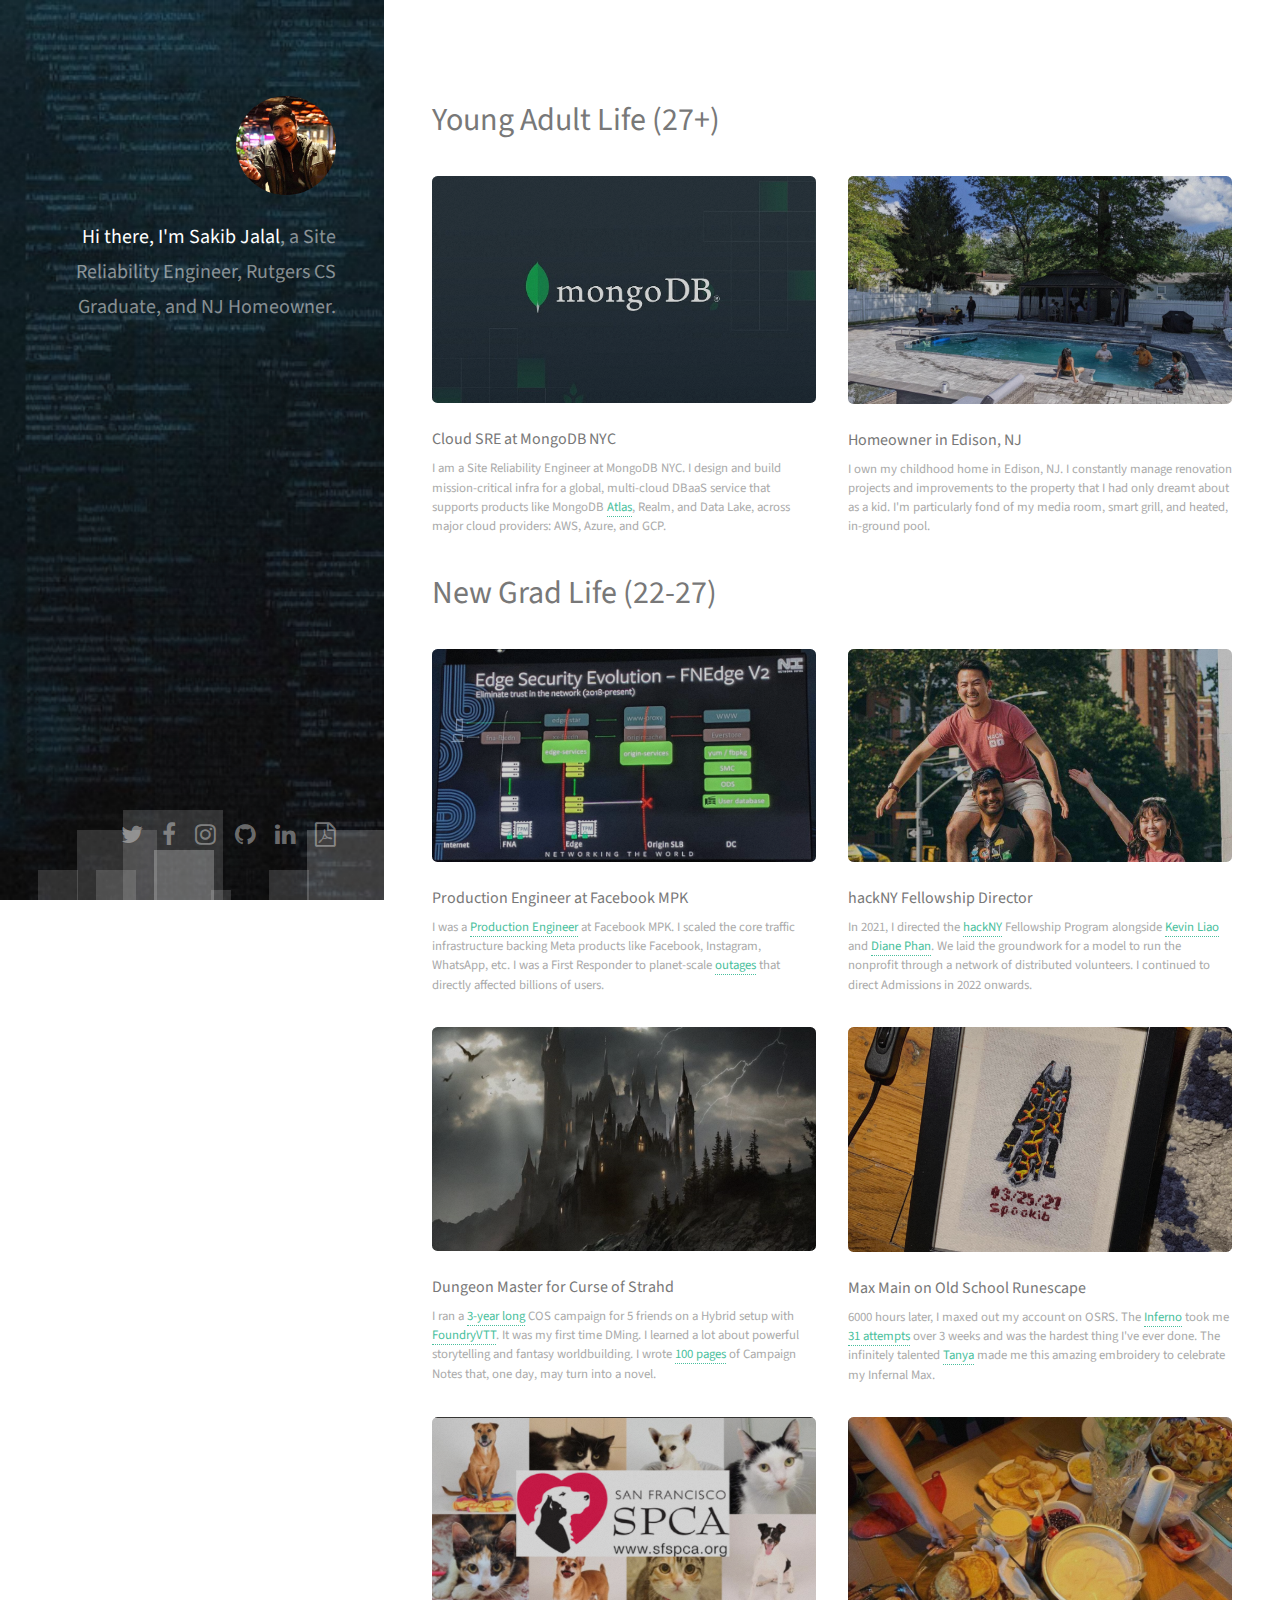
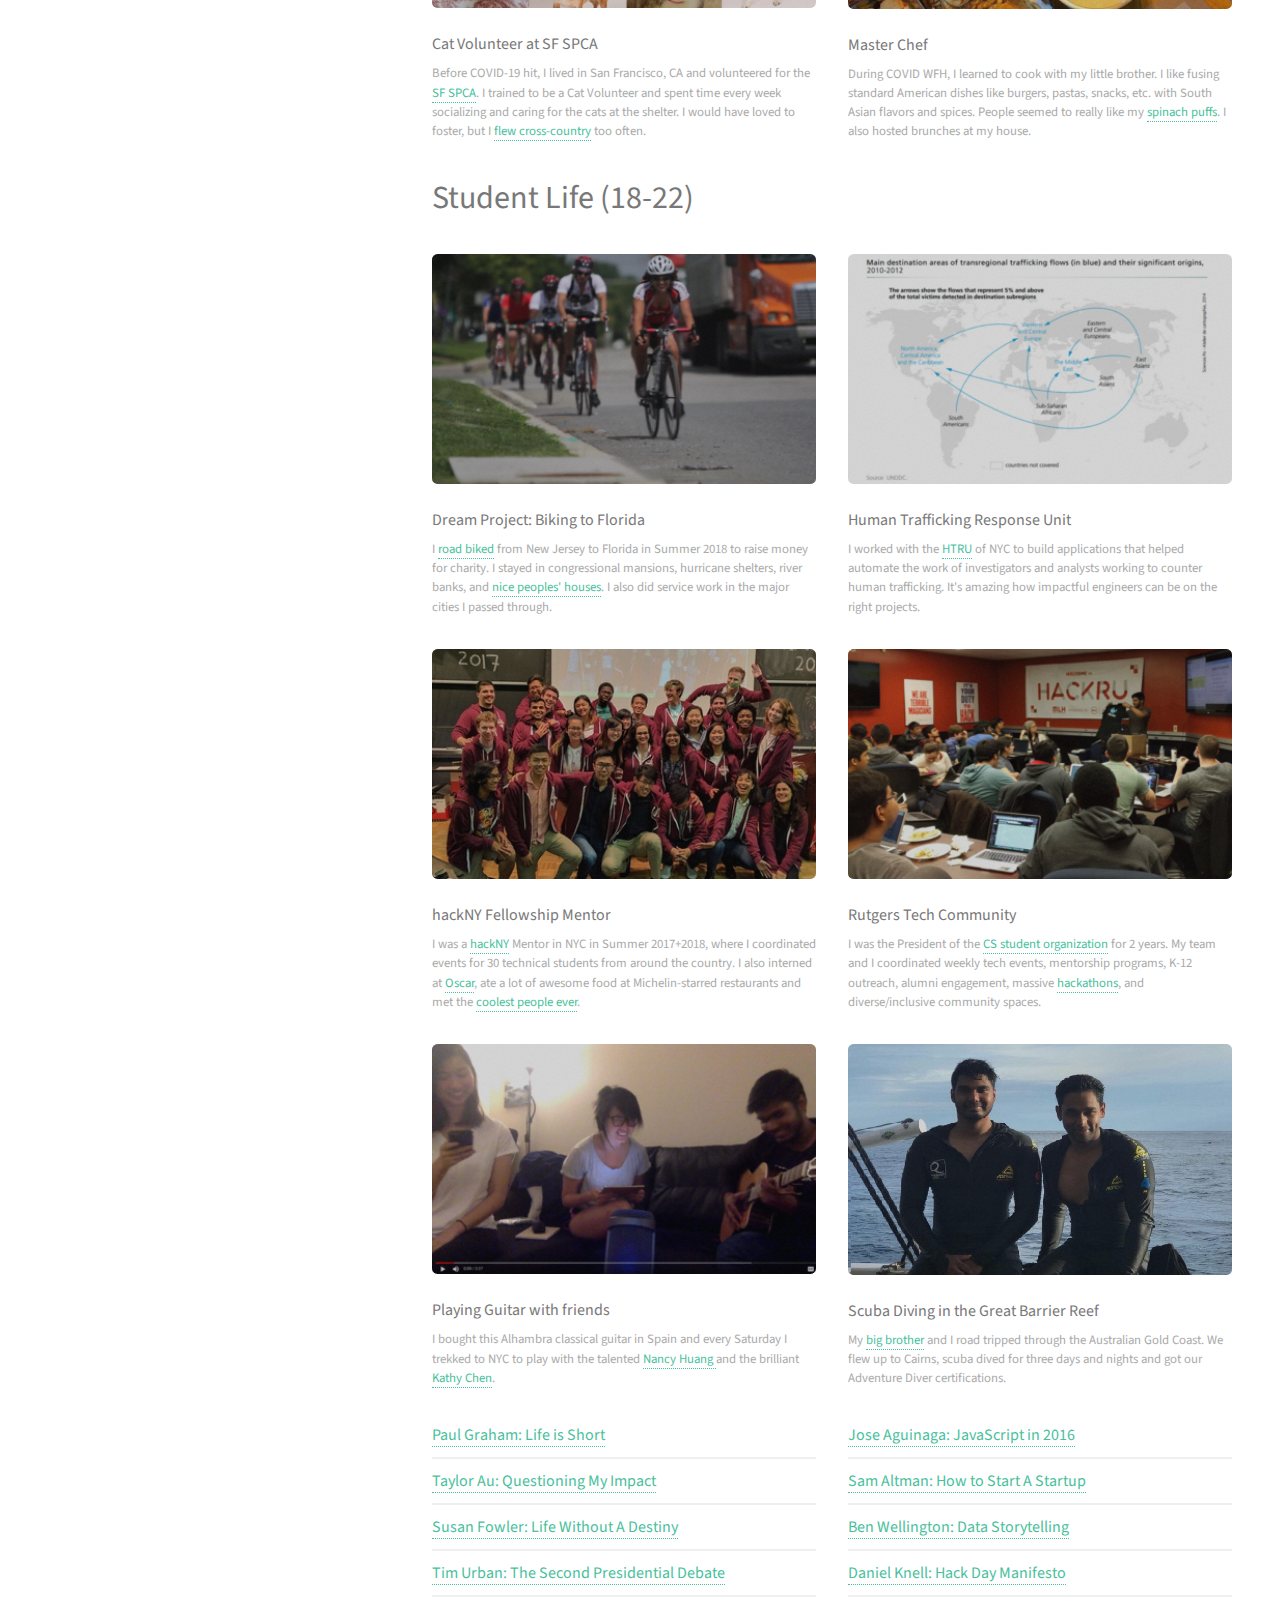
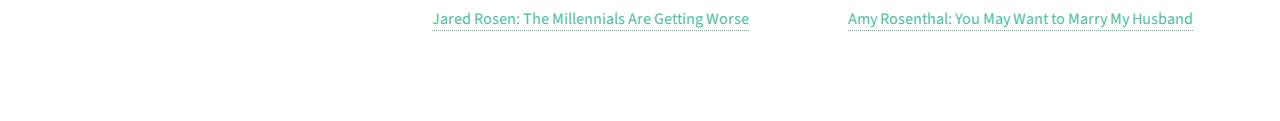
<file: index.html>
<!DOCTYPE HTML>
<!--
    Strata by HTML5 UP
    html5up.net | @ajlkn
    Free for personal and commercial use under the CCA 3.0 license (html5up.net/license)

    ░░░░░░░░░░░░▄▐░░░░░░
    ░░░░░░▄▄▄░░▄██▄░░░░░
    ░░░░░▐▀█▀▌░░░░▀█▄░░░
    ░░░░░▐█▄█▌░░░░░░▀█▄░
    ░░░░░░▀▄▀░░░▄▄▄▄▄▀▀░
    ░░░░▄▄▄██▀▀▀▀░░░░░░░
    ░░░█▀▄▄▄█░▀▀░░░░░░░░
    ░░░▌░▄▄▄▐▌▀▀▀░░░░░░░
    ▄░▐░░░▄▄░█░▀▀░░░░░░░ U HAVE BEEN SPOOKED BY THE
    ▀█▌░░░▄░▀█▀░▀░░░░░░░
    ░░░░░░░▄▄▐▌▄▄░░░░░░░
    ░░░░░░░▀███▀█░▄░░░░░
    ░░░░░░▐▌▀▄▀▄▀▐▄░░░░░ SPOOKY SKILENTON
    ░░░░░▐▀░░░░░░▐▌░░░░░
    ░░░░░░█░░░░░░░░█░░░░
    ░░░░░▐▌░░░░░░░░░█░░░
    ░░░░░█░░░░░░░░░░▐▌░░ SEND THIS WEBSITE TO 4 PPL OR SKELINTONS WILL EAT YOU -->

    <head>
        <title>Hi, I'm Sakib</title>
        <meta charset="utf-8" />
        <meta name="viewport" content="width=device-width, initial-scale=1" />
        <!--[if lte IE 8]><script src="assets/js/ie/html5shiv.js"></script><![endif]-->
        <link rel="stylesheet" href="assets/css/main.css" />
        <!--[if lte IE 8]><link rel="stylesheet" href="assets/css/ie8.css" /><![endif]-->
        <link rel="shortcut icon" href="images/favicon.ico" type="image/x-icon">
        <link rel="icon" href="images/favicon.ico" type="image/x-icon">
    </head>
    <body id="top">

        <!-- Header -->
            <header id="header">
                <div id="wrapper" class="inner">
                    <ul class="bg-bubbles">
                        <li></li>
                        <li></li>
                        <li></li>
                        <li></li>
                        <li></li>
                        <li></li>
                        <li></li>
                        <li></li>
                    </ul>
                    <a href="#" class="image avatar"><img src="images/avatar.png" alt="" /></a>
                    <h1>
                        <strong>Hi there, I'm Sakib Jalal</strong>,<br />
                        a Site Reliability Engineer,<br />
                        Rutgers CS Graduate,<br />
                        and NJ Homeowner.<br />
                    </h1>
                </div>
            </header>

        <!-- Main -->
            <div id="main">

                <!-- 3. Young Adult -->
                    <section id="three">
                        <h1>Young Adult Life (27+)</h1>
                        <div class="row">
                            <article class="6u 12u$(xsmall) work-item">
                                <a href="images/fulls/mongodb.jpeg" class="image fit thumb"><img src="images/thumbs/mongodb.jpeg" alt="" /></a>
                                <h3>Cloud SRE at MongoDB NYC</h3>
                                <p>I am a Site Reliability Engineer at MongoDB NYC. I design and build mission-critical infra for a global, multi-cloud 
                                    DBaaS service that supports products like MongoDB <a href="https://www.mongodb.com/atlas/database" target="_blank">Atlas</a>, 
                                    Realm, and Data Lake, across major cloud providers: AWS, Azure, and GCP.</p>
                            </article>
                            <article class="6u 12u$(xsmall) work-item">
                                <a href="images/fulls/home.jpeg" class="image fit thumb"><img src="images/thumbs/home.jpeg" alt="" /></a>
                                <h3>Homeowner in Edison, NJ</h3>
                                <p>I own my childhood home in Edison, NJ. I constantly manage renovation projects and improvements to the property 
                                    that I had only dreamt about as a kid. I'm particularly fond of my media room, smart grill, and heated, 
                                    in-ground pool.</p>
                            </article>
                        </div>

                <!-- 2. New Grad -->
                    <section id="two">
                        <h1>New Grad Life (22-27)</h1>
                        <div class="row">
                            <article class="6u 12u$(xsmall) work-item">
                                <a href="images/fulls/traffic.png" class="image fit thumb"><img src="images/thumbs/traffic.png" alt="" /></a>
                                <h3>Production Engineer at Facebook MPK</h3>
                                <p>I was a <a href="https://engineering.fb.com/category/production-engineering/" target="_blank">Production Engineer</a>
                                    at Facebook MPK. I scaled the core traffic infrastructure backing Meta products like Facebook, Instagram, WhatsApp, etc. 
                                    I was a First Responder to planet-scale 
                                    <a href="https://access.redhat.com/security/vulnerabilities/tcpsack" target="_blank">outages</a>
                                    that directly affected billions of users.</p>
                            </article>
                            <article class="6u 12u$(xsmall) work-item">
                                <a href="images/fulls/hackny_2021.jpeg" class="image fit thumb"><img src="images/thumbs/hackny_2021.jpeg" alt="" /></a>
                                <h3>hackNY Fellowship Director</h3>
                                <p>In 2021, I directed the <a href="https://hackny.org/" target="_blank">hackNY</a> Fellowship Program alongside 
                                    <a href="https://www.linkedin.com/in/kevinjcliao/" target="_blank">Kevin Liao</a> and 
                                    <a href="https://www.linkedin.com/in/diane-phan/" target="_blank">Diane Phan</a>. We laid the groundwork for a model 
                                    to run the nonprofit through a network of distributed volunteers. I continued to direct Admissions in 2022 onwards.</p>
                            </article>
                        </div>
                        <div class="row">
                            <article class="6u 12u$(xsmall) work-item">
                                <a href="images/fulls/cos.png" class="image fit thumb"><img src="images/thumbs/cos.png" alt="" /></a>
                                <h3>Dungeon Master for Curse of Strahd</h3>
                                <p>I ran a 
                                    <a href="https://www.reddit.com/r/CurseofStrahd/comments/9bpzbh/curse_of_strahd_reloaded_compilation_thread/" 
                                    target="_blank">3-year long</a> COS campaign for 5 friends on a Hybrid setup with <a href="https://foundryvtt.com/" 
                                    target="_blank">FoundryVTT</a>. It was my first time DMing. I learned a lot about powerful storytelling and fantasy
                                    worldbuilding. I wrote 
                                    <a href="https://docs.google.com/document/d/1e5q2ltCgnkIUPF44bQiesn51qfYTBBkE63CqIJFr6Uw/edit" target="_blank">100 pages</a>
                                    of Campaign Notes that, one day, may turn into a novel.</p>
                            </article>
                            <article class="6u 12u$(xsmall) work-item">
                                <a href="images/fulls/osrs.png" class="image fit thumb"><img src="images/thumbs/osrs.png" alt="" /></a>
                                <h3>Max Main on Old School Runescape</h3>
                                <p>6000 hours later, I maxed out my account on OSRS. The 
                                    <a href="https://oldschool.runescape.wiki/w/Inferno" target="_blank">Inferno</a> took me
                                    <a href="https://pastebin.com/HGL03Jzy" target="_blank">31 attempts</a> over 3 weeks and was the hardest
                                    thing I've ever done. The infinitely talented
                                    <a href="https://tanya.github.io/" target="_blank">Tanya</a> made me this amazing embroidery to celebrate my Infernal Max.
                            </article>
                        </div>
                        <div class="row">
                            <article class="6u 12u$(xsmall) work-item">
                                <a href="images/fulls/spca.png" class="image fit thumb"><img src="images/thumbs/spca.png" alt="" /></a>
                                <h3>Cat Volunteer at SF SPCA</h3>
                                <p>Before COVID-19 hit, I lived in San Francisco, CA and volunteered for the 
                                    <a href="https://www.sfspca.org/get-involved/volunteer/" target="_blank">SF SPCA</a>. I trained to be a Cat
                                    Volunteer and spent time every week socializing and caring for the cats at the shelter. I would have loved to
                                    foster, but I 
                                    <a href="https://www.alaskaair.com/content/mileage-plan/membership-benefits" target="_blank">flew cross-country</a> 
                                    too often.</p>
                            </article>
                            <article class="6u 12u$(xsmall) work-item">
                                <a href="images/fulls/chef.png" class="image fit thumb"><img src="images/thumbs/chef.png" alt="" /></a>
                                <h3>Master Chef</h3>
                                <p>During COVID WFH, I learned to cook with my little brother. I like fusing standard American dishes like burgers, 
                                    pastas, snacks, etc. with South Asian flavors and spices. People seemed to really like my 
                                    <a href="https://www.bingingwithbabish.com/recipes/spinachpuffs" target="">spinach puffs</a>. 
                                    I also hosted brunches at my house.</p>
                            </article>
                        </div>
                    </section>

                <!-- 1. Student -->
                    <section id="one">
                        <h1>Student Life (18-22) </h1>
                        <div class="row">
                            <article class="6u 12u$(xsmall) work-item">
                                <a href="images/fulls/bikeride.jpg" class="image fit thumb"><img src="images/thumbs/bikeride.jpg" alt="" /></a>
                                <h3>Dream Project: Biking to Florida</h3>
                                <p>I <a href="http://www.thedreamprojectnj.org/" target="_blank">road biked</a> from New Jersey to Florida in 
                                    Summer 2018 to raise money for charity. I stayed in congressional mansions, hurricane shelters, river banks, and 
                                    <a href="https://www.warmshowers.org/" target="_blank">nice peoples' houses</a>. I also did service work in the 
                                    major cities I passed through.</p>
                            </article>
                            <article class="6u$ 12u$(xsmall) work-item">
                                <a href="images/fulls/trafficking.jpg" class="image fit thumb"><img src="images/thumbs/trafficking.jpg" alt="" /></a>
                                <h3>Human Trafficking Response Unit</h3>
                                <p>I worked with the <a href="http://manhattanda.org/human-trafficking-0" target="_blank">HTRU</a> of NYC to build
                                    applications that helped automate the work of investigators and analysts working to counter human
                                    trafficking. It's amazing how impactful engineers can be on the right projects.</p>
                            </article>
                        </div>
                        <div class="row">
                            <article class="6u 12u$(xsmall) work-item">
                                <a href="images/fulls/hacknyers.jpg" class="image fit thumb"><img src="images/thumbs/hacknyers.jpg" alt="" /></a>
                                <h3>hackNY Fellowship Mentor</h3>
                                <p>I was a <a href="https://www.youtube.com/watch?v=ZavB1VRlFVU" target="_blank">hackNY</a> Mentor
                                    in NYC in Summer 2017+2018, where I coordinated events for 30 technical students from around the country.
                                    I also interned at <a href="https://www.hioscar.com/" target="_blank">Oscar</a>, ate a lot of awesome food at Michelin-starred restaurants</a> and met the 
                                    <a href="http://hackny.org/2017/06/announcing-the-class-of-2017-hackny-fellows" target="_blank"> coolest people
                                    ever</a>.</p>
                            </article>
                            <article class="6u$ 12u$(xsmall) work-item">
                                <a href="images/fulls/cave.jpg" class="image fit thumb"><img src="images/thumbs/cave.jpg" alt="" /></a>
                                <h3>Rutgers Tech Community</h3>
                                <p>I was the President of the <a href="http://usacs.rutgers.edu" target="_blank">CS student organization</a> for 2
                                    years. My team and I coordinated weekly tech events, mentorship programs, K-12 outreach, alumni engagement,
                                    massive <a href="http://hackru.org" target="_blank">hackathons</a>, and diverse/inclusive community spaces.</p>
                            </article>
                        </div>
                        <div class="row">
                            <article class="6u 12u$(xsmall) work-item">
                                <a href="images/fulls/guitar.jpg" class="image fit thumb"><img src="images/thumbs/guitar.jpg" alt="" /></a>
                                <h3>Playing Guitar with friends</h3>
                                <p>I bought this Alhambra classical guitar in Spain and every Saturday I trekked to NYC to play with
                                    the talented <a href="https://nonchee.github.io/ihavegrown/about.html" target="_blank">Nancy Huang
                                    </a> and the brilliant <a href="http://kathychen.me" target="_blank">Kathy Chen</a>.</p>
                            </article>
                            <article class="6u$ 12u$(xsmall) work-item">
                                <a href="images/fulls/scuba.jpg" class="image fit thumb"><img src="images/thumbs/scuba.jpg" alt="" /></a>
                                <h3>Scuba Diving in the Great Barrier Reef</h3>
                                <p>My <a href="https://www.sameen.ai/">big brother</a> and I road tripped through the Australian Gold Coast. 
                                    We flew up to Cairns, scuba dived for three days and nights and got our Adventure Diver certifications.</p>
                            </article>
                        </div>

                        <div class="row">
                            <div class="6u 12u$(xsmall)">
                                <ul class="alt">
                                    <li><a href="http://paulgraham.com/vb.html"
                                        target="_blank">Paul Graham: Life is Short</a></li>
                                    <li><a href="https://tayzau.com/2017/07/25/questioning-my-impact-in-el-ojochal-honduras/"
                                        target="_blank">Taylor Au: Questioning My Impact</a></li>
                                    <li><a href="https://www.susanjfowler.com/blog/2017/5/21/life-without-a-destiny"
                                        target="_blank">Susan Fowler: Life Without A Destiny</a></li>
                                    <li><a href="https://waitbutwhy.com/2016/10/second-presidential-debate.html"
                                        target="_blank">Tim Urban: The Second Presidential Debate</a></li>
                                    <li><a href="https://medium.com/@jaredrosen/the-millennials-are-getting-worse-3f53e44cc569"
                                        target="_blank">Jared Rosen: The Millennials Are Getting Worse</a></li>
                                </ul>
                            </div>
                            <div class="6u 12u$(xsmall)">
                                <ul class="alt">
                                    <li><a href="https://hackernoon.com/how-it-feels-to-learn-javascript-in-2016-d3a717dd577f"
                                        target="_blank">Jose Aguinaga: JavaScript in 2016</a></li>
                                    <li><a href="http://startupclass.samaltman.com/"
                                        target="_blank">Sam Altman: How to Start A Startup</a></li>
                                    <li><a href="https://www.youtube.com/watch?v=6xsvGYIxJok"
                                        target="_blank">Ben Wellington: Data Storytelling</a></li>
                                    <li><a href="http://hackdaymanifesto.com"
                                        target="_blank">Daniel Knell: Hack Day Manifesto</a></li>
                                    <li><a href="https://www.nytimes.com/2017/03/03/style/modern-love-you-may-want-to-marry-my-husband.html"
                                        target="_blank">Amy Rosenthal: You May Want to Marry My Husband</a></li>
                                </ul>
                            </div>
                        </div>

                    </section>

            </div>

        <!-- Footer -->
            <footer id="footer">
                <div class="inner">
                    <ul class="icons">
                        <li><a href="https://twitter.com/sakib_jalal" class="icon fa-twitter" target="_blank">
                            <span class="label">Twitter</span></a></li>
                        <li><a href="https://facebook.com/sakib.jalal" class="icon fa-facebook" target="_blank">
                            <span class="label">Facebook</span></a></li>
                        <li><a href="https://instagram.com/sakibble" class="icon fa-instagram" target="_blank">
                            <span class="label">Instagram</span></a></li>
                        <li><a href="https://github.com/sakib" class="icon fa-github" target="_blank">
                            <span class="label">Github</span></a></li>
                        <li><a href="https://linkedin.com/in/sakibj" class="icon fa-linkedin" target="_blank">
                            <span class="label">LinkedIn</span></a></li>
                        <li><a href="https://drive.google.com/file/d/0B2ciTY-dBJClS0loQ2dYRUQzQWc/view?usp=sharing&resourcekey=0-qEC_sjZUYx1YUIyXcyEMww" class="icon fa-file-pdf-o" target="_blank">
                            <span class="label">Resume</span></a></li>
                    </ul>
                </div>
            </footer>

        <!-- Scripts -->
            <script src="assets/js/jquery.min.js"></script>
            <script src="assets/js/jquery.poptrox.min.js"></script>
            <script src="assets/js/skel.min.js"></script>
            <script src="assets/js/util.js"></script>
            <!--[if lte IE 8]><script src="assets/js/ie/respond.min.js"></script><![endif]-->
            <script src="assets/js/main.js"></script>

    </body>
</html>
</file>
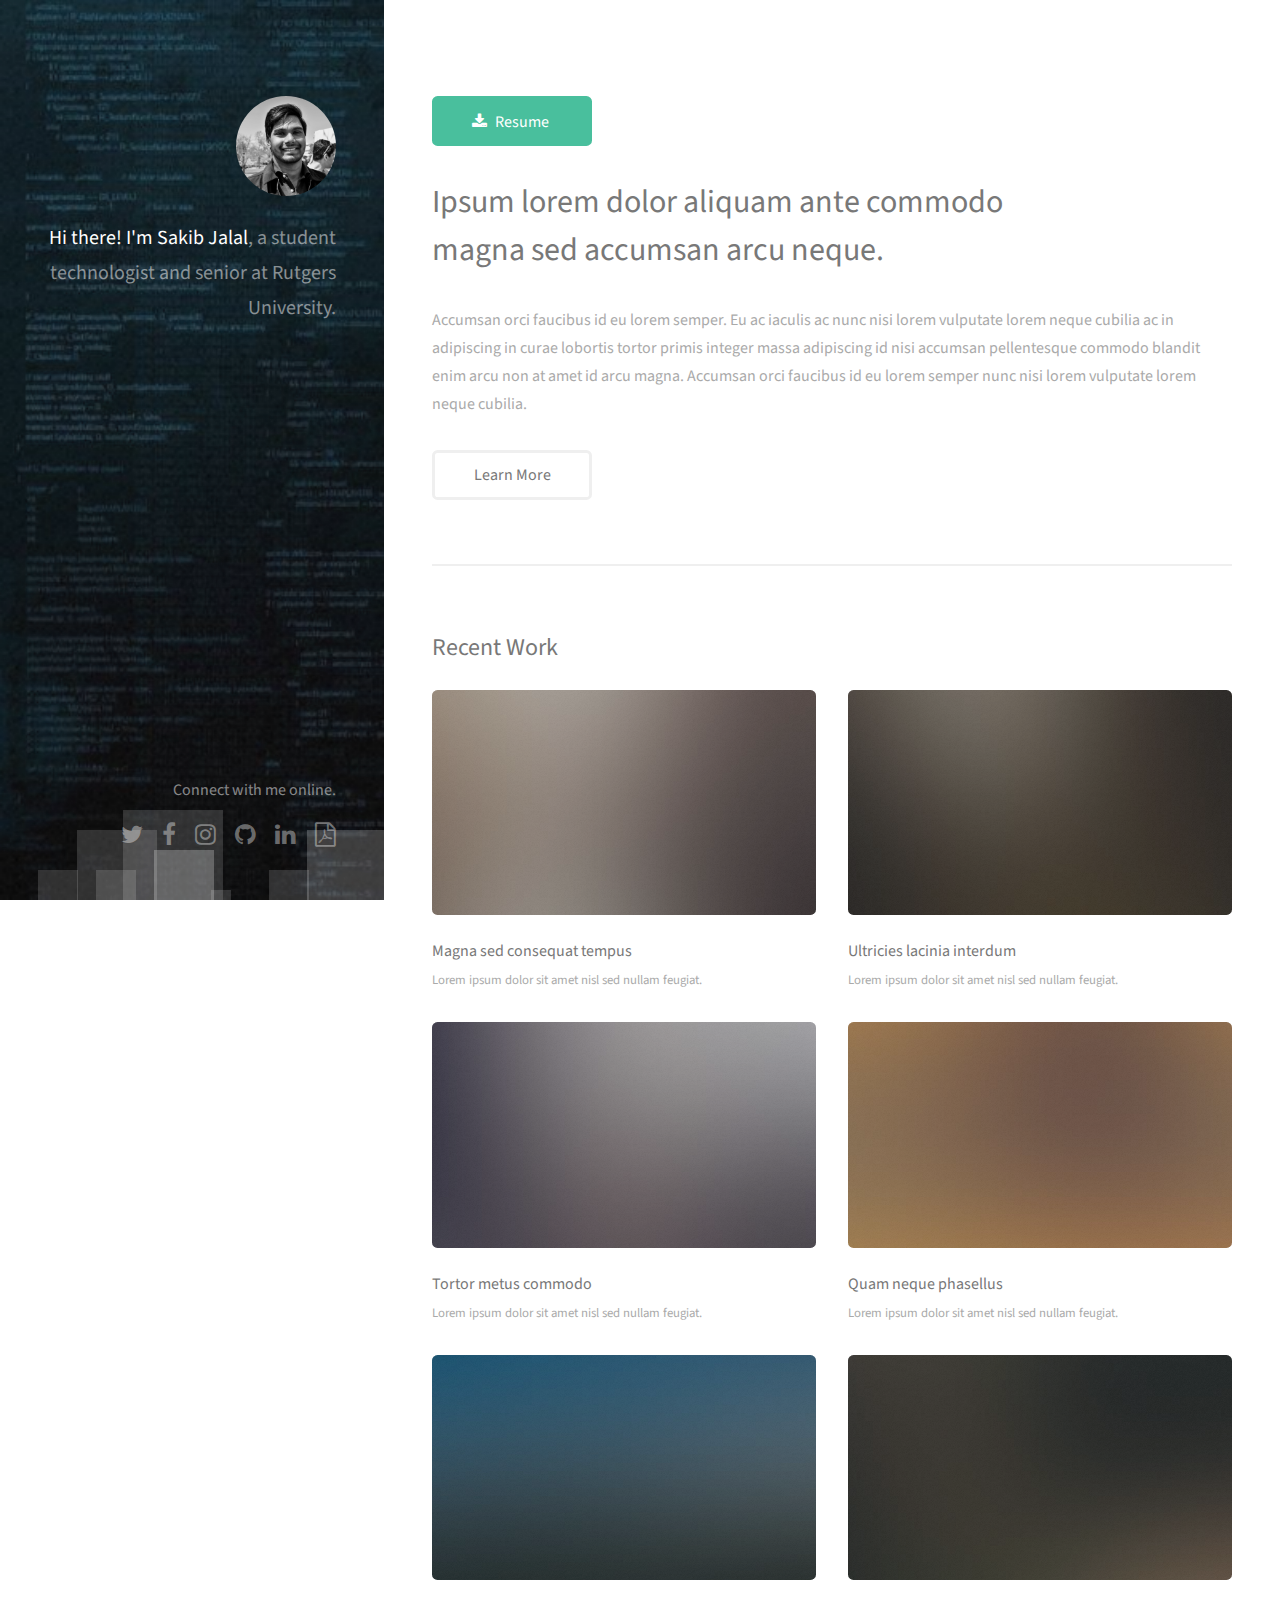
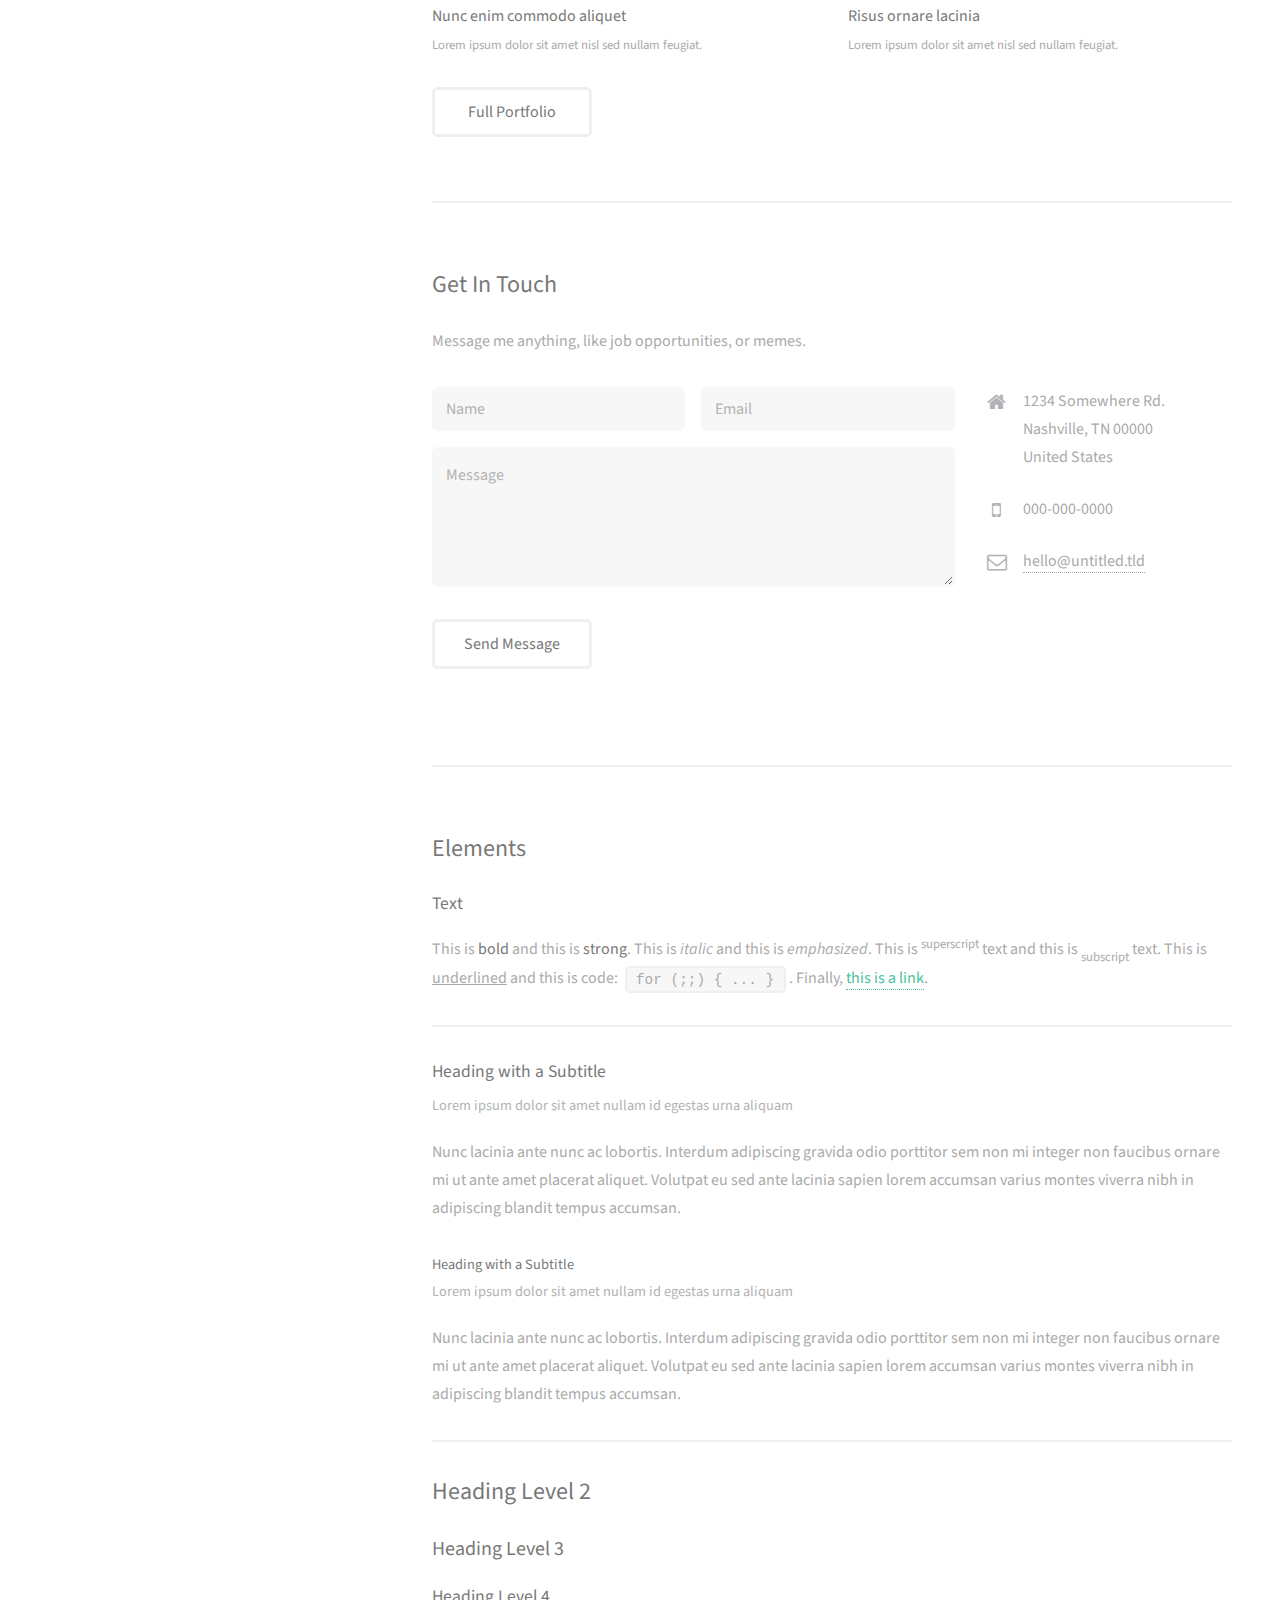
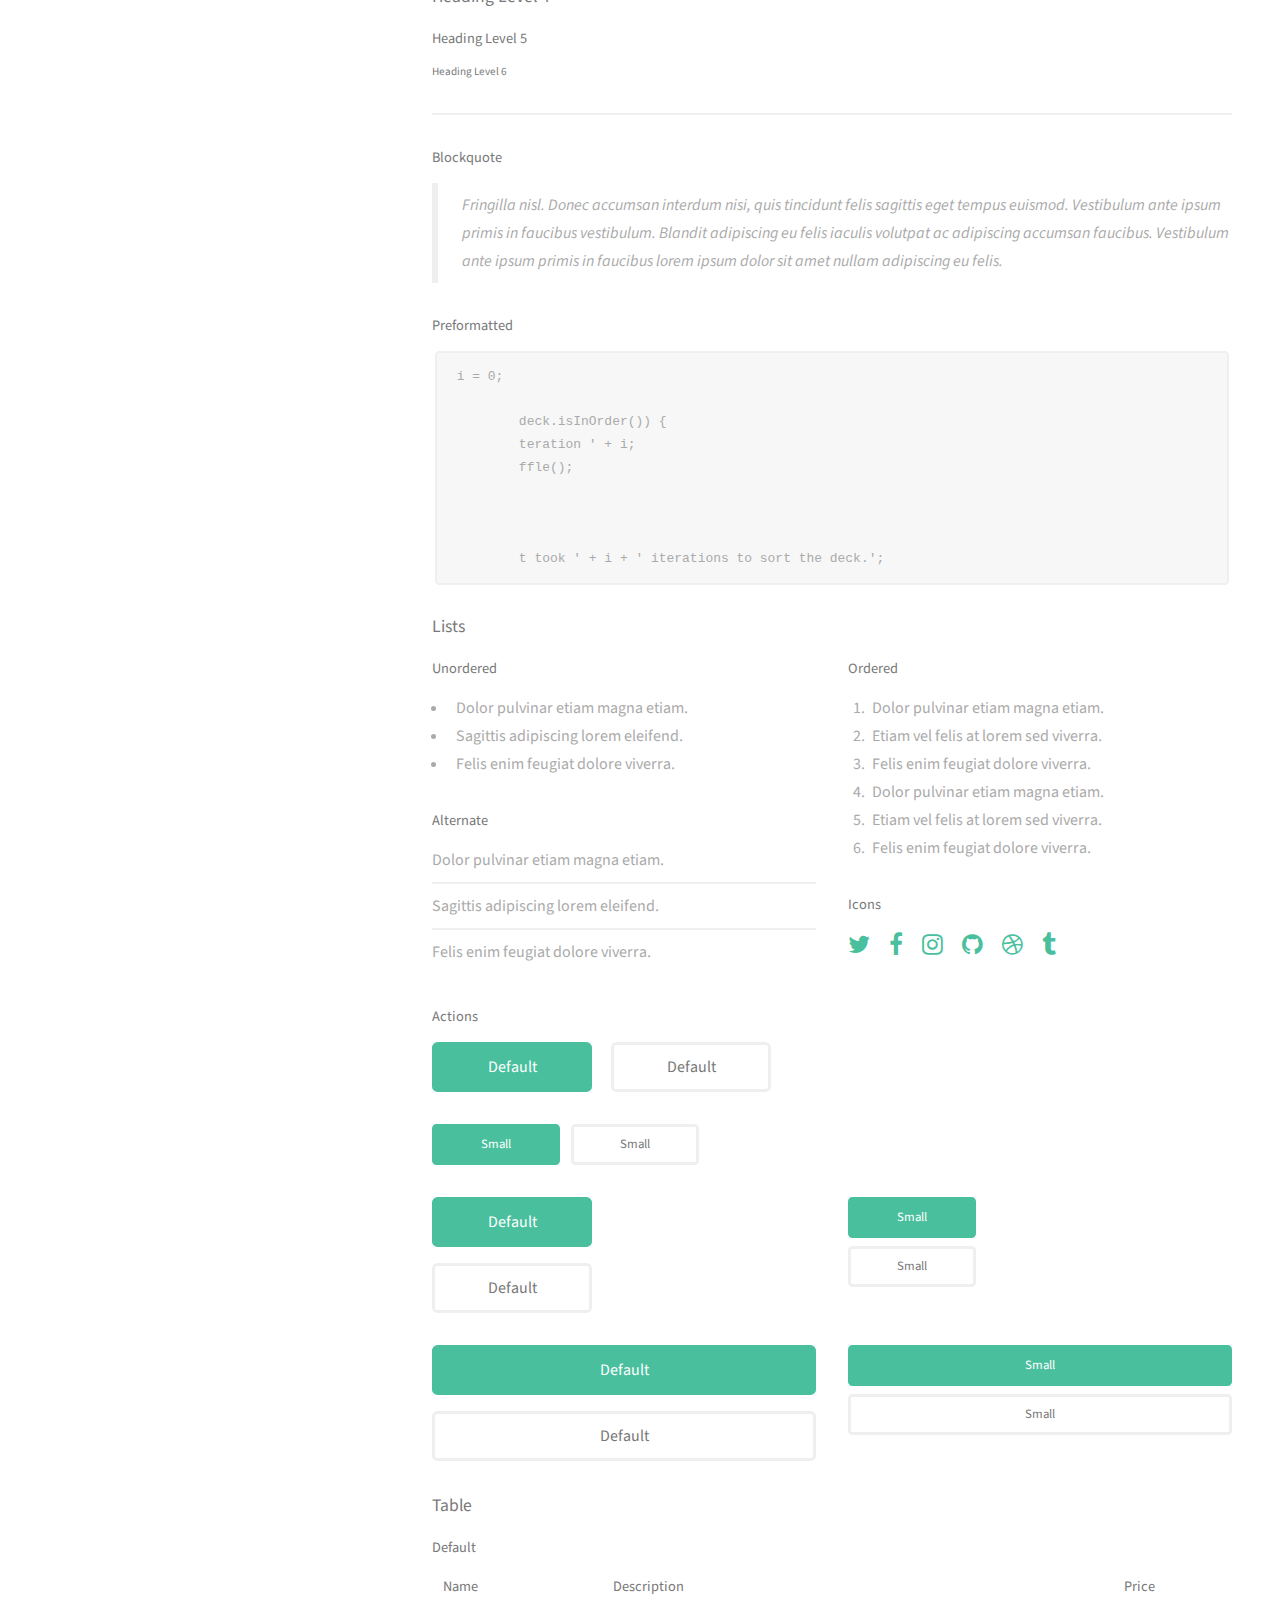
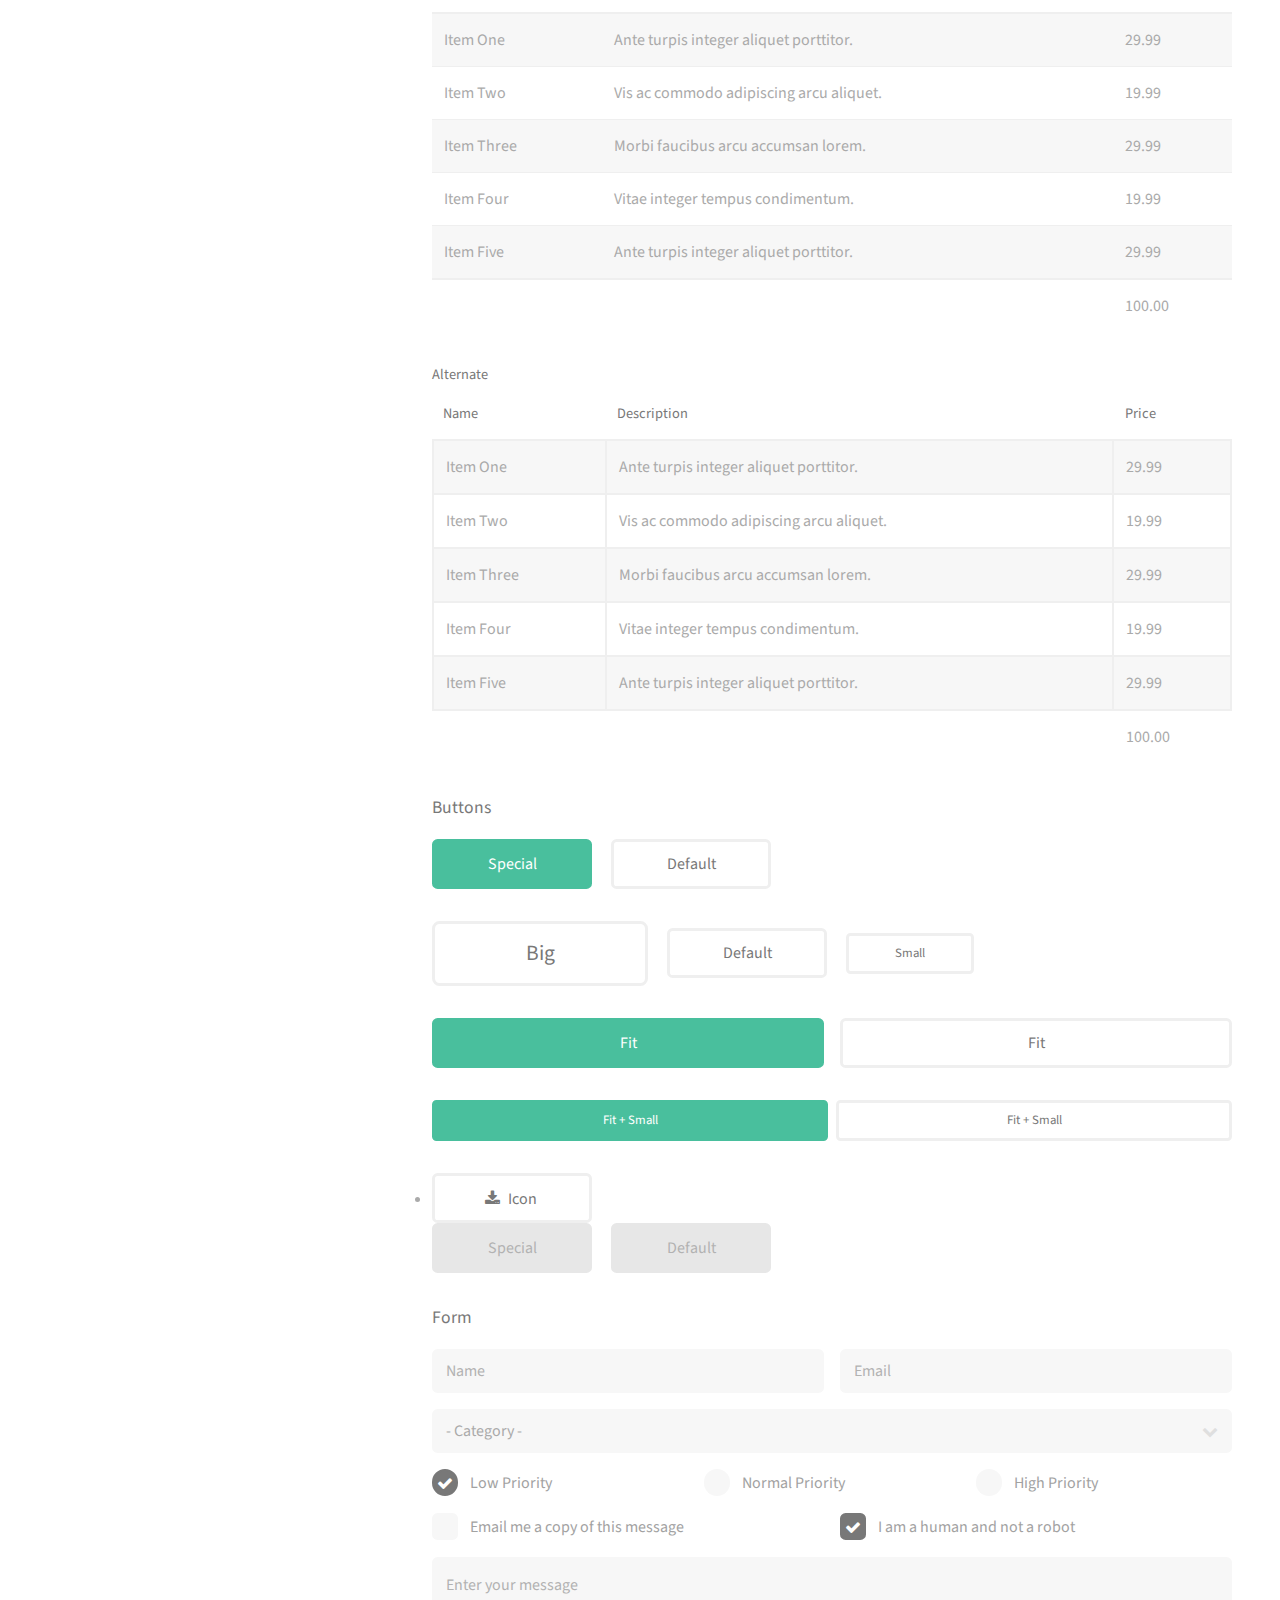
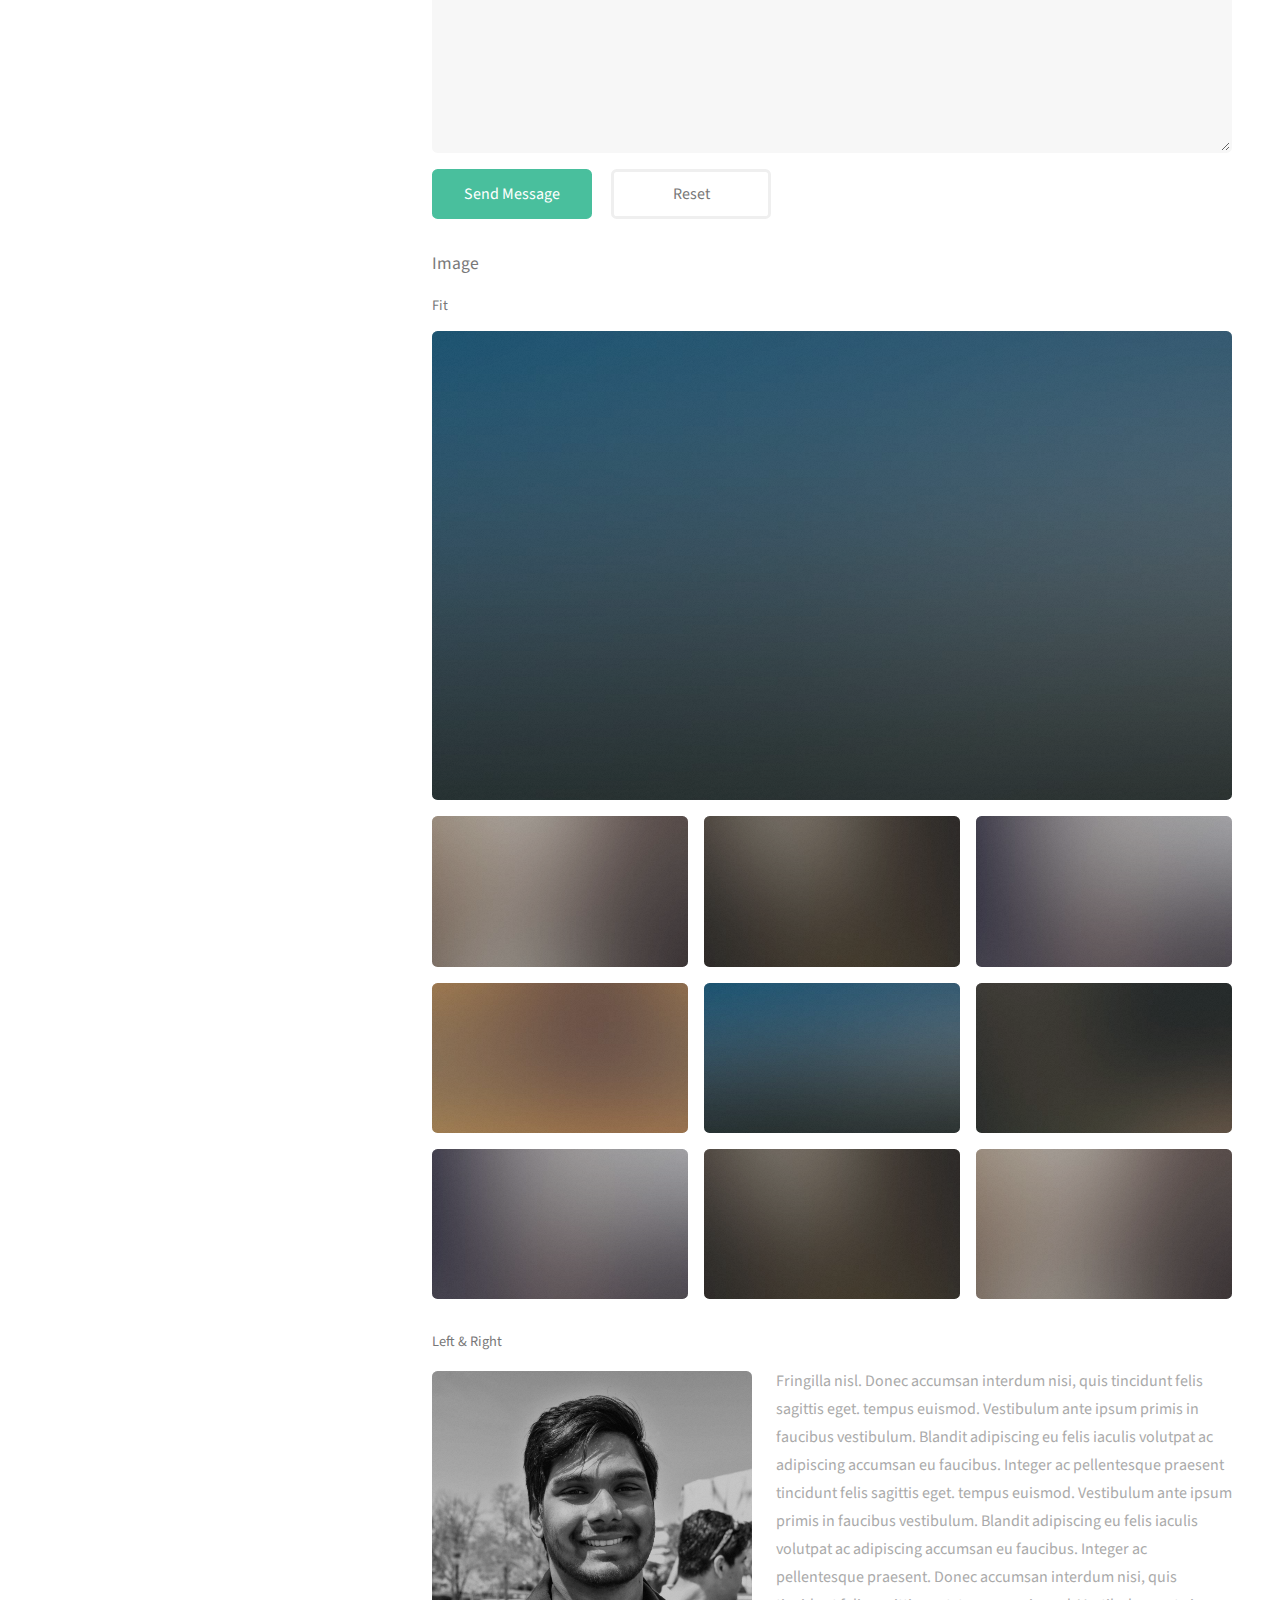
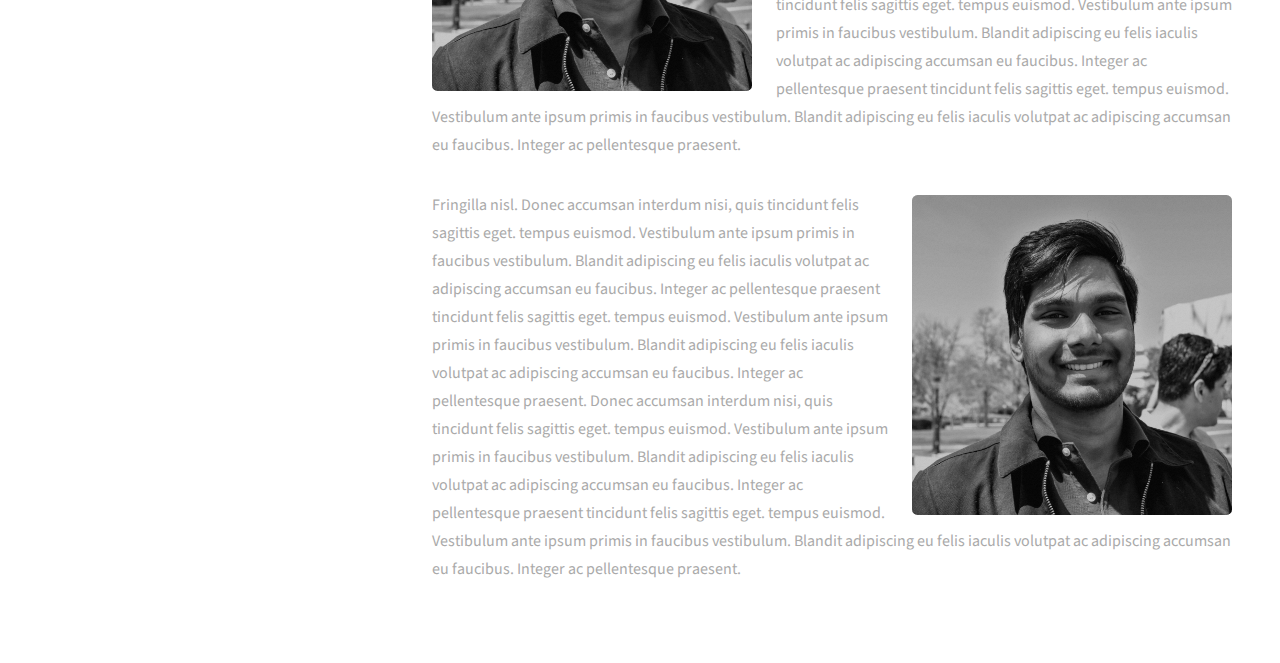
<file: how-to-use.html>
<!DOCTYPE HTML>
<!--
    Strata by HTML5 UP
    html5up.net | @ajlkn
    Free for personal and commercial use under the CCA 3.0 license (html5up.net/license)

    -->
    <head>
        <title>Sakib Jalal</title>
        <meta charset="utf-8" />
        <meta name="viewport" content="width=device-width, initial-scale=1" />
        <!--[if lte IE 8]><script src="assets/js/ie/html5shiv.js"></script><![endif]-->
        <link rel="stylesheet" href="assets/css/main.css" />
        <!--[if lte IE 8]><link rel="stylesheet" href="assets/css/ie8.css" /><![endif]-->
    </head>
    <body id="top">

        <!-- Header -->

            <header id="header">
                <div id="wrapper" class="inner">
                    <ul class="bg-bubbles">
                        <li></li>
                        <li></li>
                        <li></li>
                        <li></li>
                        <li></li>
                        <li></li>
                        <li></li>
                        <li></li>
                    </ul>
                    <a href="#" class="image avatar"><img src="images/avatar.jpg" alt="" /></a>
                    <h1><strong>Hi there! I'm Sakib Jalal</strong>,<br />
                    a student technologist and<br />
                    senior at Rutgers University.<br /></h1>
                </div>
            </header>

        <!-- Main -->
            <div id="main">

                <!-- One -->
                    <section id="one">
                        <ul class="actions">
                            <li><a href="https://drive.google.com/open?id=0B2ciTY-dBJClc05mRVBrcV9BRkU"
                                 target="_blank" class="button special icon fa-download">Resume</a></li>
                        </ul>
                        <header class="major">
                            <h2>Ipsum lorem dolor aliquam ante commodo<br />
                            magna sed accumsan arcu neque.</h2>
                        </header>
                        <p>Accumsan orci faucibus id eu lorem semper. Eu ac iaculis ac nunc nisi lorem vulputate lorem neque cubilia ac in adipiscing in curae lobortis tortor primis integer massa adipiscing id nisi accumsan pellentesque commodo blandit enim arcu non at amet id arcu magna. Accumsan orci faucibus id eu lorem semper nunc nisi lorem vulputate lorem neque cubilia.</p>
                        <ul class="actions">
                            <li><a href="#" class="button">Learn More</a></li>
                        </ul>
                    </section>

                <!-- Two -->
                    <section id="two">
                        <h2>Recent Work</h2>
                        <div class="row">
                            <article class="6u 12u$(xsmall) work-item">
                                <a href="images/fulls/01.jpg" class="image fit thumb"><img src="images/thumbs/01.jpg" alt="" /></a>
                                <h3>Magna sed consequat tempus</h3>
                                <p>Lorem ipsum dolor sit amet nisl sed nullam feugiat.</p>
                            </article>
                            <article class="6u$ 12u$(xsmall) work-item">
                                <a href="images/fulls/02.jpg" class="image fit thumb"><img src="images/thumbs/02.jpg" alt="" /></a>
                                <h3>Ultricies lacinia interdum</h3>
                                <p>Lorem ipsum dolor sit amet nisl sed nullam feugiat.</p>
                            </article>
                            <article class="6u 12u$(xsmall) work-item">
                                <a href="images/fulls/03.jpg" class="image fit thumb"><img src="images/thumbs/03.jpg" alt="" /></a>
                                <h3>Tortor metus commodo</h3>
                                <p>Lorem ipsum dolor sit amet nisl sed nullam feugiat.</p>
                            </article>
                            <article class="6u$ 12u$(xsmall) work-item">
                                <a href="images/fulls/04.jpg" class="image fit thumb"><img src="images/thumbs/04.jpg" alt="" /></a>
                                <h3>Quam neque phasellus</h3>
                                <p>Lorem ipsum dolor sit amet nisl sed nullam feugiat.</p>
                            </article>
                            <article class="6u 12u$(xsmall) work-item">
                                <a href="images/fulls/05.jpg" class="image fit thumb"><img src="images/thumbs/05.jpg" alt="" /></a>
                                <h3>Nunc enim commodo aliquet</h3>
                                <p>Lorem ipsum dolor sit amet nisl sed nullam feugiat.</p>
                            </article>
                            <article class="6u$ 12u$(xsmall) work-item">
                                <a href="images/fulls/06.jpg" class="image fit thumb"><img src="images/thumbs/06.jpg" alt="" /></a>
                                <h3>Risus ornare lacinia</h3>
                                <p>Lorem ipsum dolor sit amet nisl sed nullam feugiat.</p>
                            </article>
                        </div>
                        <ul class="actions">
                            <li><a href="#" class="button">Full Portfolio</a></li>
                        </ul>
                    </section>

                <!-- Three -->
                    <section id="three">
                        <h2>Get In Touch</h2>
                        <p>Message me anything, like job opportunities, or memes.</p>
                        <div class="row">
                            <div class="8u 12u$(small)">
                                <form method="post" action="#">
                                    <div class="row uniform 50%">
                                        <div class="6u 12u$(xsmall)"><input type="text" name="name" id="name" placeholder="Name" /></div>
                                        <div class="6u$ 12u$(xsmall)"><input type="email" name="email" id="email" placeholder="Email" /></div>
                                        <div class="12u$"><textarea name="message" id="message" placeholder="Message" rows="4"></textarea></div>
                                    </div>
                                </form>
                                <ul class="actions">
                                    <li><input type="submit" value="Send Message" /></li>
                                </ul>
                            </div>
                            <div class="4u$ 12u$(small)">
                                <ul class="labeled-icons">
                                    <li>
                                        <h3 class="icon fa-home"><span class="label">Address</span></h3>
                                        1234 Somewhere Rd.<br />
                                        Nashville, TN 00000<br />
                                        United States
                                    </li>
                                    <li>
                                        <h3 class="icon fa-mobile"><span class="label">Phone</span></h3>
                                        000-000-0000
                                    </li>
                                    <li>
                                        <h3 class="icon fa-envelope-o"><span class="label">Email</span></h3>
                                        <a href="#">hello@untitled.tld</a>
                                    </li>
                                </ul>
                            </div>
                        </div>
                    </section>

                <!-- Four -->
                    <section id="four">
                        <h2>Elements</h2>

                        <section>
                            <h4>Text</h4>
                            <p>This is <b>bold</b> and this is <strong>strong</strong>. This is <i>italic</i> and this is <em>emphasized</em>.
                            This is <sup>superscript</sup> text and this is <sub>subscript</sub> text.
                            This is <u>underlined</u> and this is code: <code>for (;;) { ... }</code>. Finally, <a href="#">this is a link</a>.</p>
                            <hr />
                            <header>
                                <h4>Heading with a Subtitle</h4>
                                <p>Lorem ipsum dolor sit amet nullam id egestas urna aliquam</p>
                            </header>
                            <p>Nunc lacinia ante nunc ac lobortis. Interdum adipiscing gravida odio porttitor sem non mi integer non faucibus ornare mi ut ante amet placerat aliquet. Volutpat eu sed ante lacinia sapien lorem accumsan varius montes viverra nibh in adipiscing blandit tempus accumsan.</p>
                            <header>
                                <h5>Heading with a Subtitle</h5>
                                <p>Lorem ipsum dolor sit amet nullam id egestas urna aliquam</p>
                            </header>
                            <p>Nunc lacinia ante nunc ac lobortis. Interdum adipiscing gravida odio porttitor sem non mi integer non faucibus ornare mi ut ante amet placerat aliquet. Volutpat eu sed ante lacinia sapien lorem accumsan varius montes viverra nibh in adipiscing blandit tempus accumsan.</p>
                            <hr />
                            <h2>Heading Level 2</h2>
                            <h3>Heading Level 3</h3>
                            <h4>Heading Level 4</h4>
                            <h5>Heading Level 5</h5>
                            <h6>Heading Level 6</h6>
                            <hr />
                            <h5>Blockquote</h5>
                            <blockquote>Fringilla nisl. Donec accumsan interdum nisi, quis tincidunt felis sagittis eget tempus euismod. Vestibulum ante ipsum primis in faucibus vestibulum. Blandit adipiscing eu felis iaculis volutpat ac adipiscing accumsan faucibus. Vestibulum ante ipsum primis in faucibus lorem ipsum dolor sit amet nullam adipiscing eu felis.</blockquote>
                            <h5>Preformatted</h5>
                            <pre><code>i = 0;

        deck.isInOrder()) {
        teration ' + i;
        ffle();



        t took ' + i + ' iterations to sort the deck.';</code></pre>
                        </section>

                        <section>
                            <h4>Lists</h4>
                            <div class="row">
                                <div class="6u 12u$(xsmall)">
                                    <h5>Unordered</h5>
                                    <ul>
                                        <li>Dolor pulvinar etiam magna etiam.</li>
                                        <li>Sagittis adipiscing lorem eleifend.</li>
                                        <li>Felis enim feugiat dolore viverra.</li>
                                    </ul>
                                    <h5>Alternate</h5>
                                    <ul class="alt">
                                        <li>Dolor pulvinar etiam magna etiam.</li>
                                        <li>Sagittis adipiscing lorem eleifend.</li>
                                        <li>Felis enim feugiat dolore viverra.</li>
                                    </ul>
                                </div>
                                <div class="6u$ 12u$(xsmall)">
                                    <h5>Ordered</h5>
                                    <ol>
                                        <li>Dolor pulvinar etiam magna etiam.</li>
                                        <li>Etiam vel felis at lorem sed viverra.</li>
                                        <li>Felis enim feugiat dolore viverra.</li>
                                        <li>Dolor pulvinar etiam magna etiam.</li>
                                        <li>Etiam vel felis at lorem sed viverra.</li>
                                        <li>Felis enim feugiat dolore viverra.</li>
                                    </ol>
                                    <h5>Icons</h5>
                                    <ul class="icons">
                                        <li><a href="#" class="icon fa-twitter"><span class="label">Twitter</span></a></li>
                                        <li><a href="#" class="icon fa-facebook"><span class="label">Facebook</span></a></li>
                                        <li><a href="#" class="icon fa-instagram"><span class="label">Instagram</span></a></li>
                                        <li><a href="#" class="icon fa-github"><span class="label">Github</span></a></li>
                                        <li><a href="#" class="icon fa-dribbble"><span class="label">Dribbble</span></a></li>
                                        <li><a href="#" class="icon fa-tumblr"><span class="label">Tumblr</span></a></li>
                                    </ul>
                                </div>
                            </div>
                            <h5>Actions</h5>
                            <ul class="actions">
                                <li><a href="#" class="button special">Default</a></li>
                                <li><a href="#" class="button">Default</a></li>
                            </ul>
                            <ul class="actions small">
                                <li><a href="#" class="button special small">Small</a></li>
                                <li><a href="#" class="button small">Small</a></li>
                            </ul>
                            <div class="row">
                                <div class="6u 12u$(small)">
                                    <ul class="actions vertical">
                                        <li><a href="#" class="button special">Default</a></li>
                                        <li><a href="#" class="button">Default</a></li>
                                    </ul>
                                </div>
                                <div class="6u$ 12u$(small)">
                                    <ul class="actions vertical small">
                                        <li><a href="#" class="button special small">Small</a></li>
                                        <li><a href="#" class="button small">Small</a></li>
                                    </ul>
                                </div>
                                <div class="6u 12u$(small)">
                                    <ul class="actions vertical">
                                        <li><a href="#" class="button special fit">Default</a></li>
                                        <li><a href="#" class="button fit">Default</a></li>
                                    </ul>
                                </div>
                                <div class="6u$ 12u$(small)">
                                    <ul class="actions vertical small">
                                        <li><a href="#" class="button special small fit">Small</a></li>
                                        <li><a href="#" class="button small fit">Small</a></li>
                                    </ul>
                                </div>
                            </div>
                        </section>

                        <section>
                            <h4>Table</h4>
                            <h5>Default</h5>
                            <div class="table-wrapper">
                                <table>
                                    <thead>
                                        <tr>
                                            <th>Name</th>
                                            <th>Description</th>
                                            <th>Price</th>
                                        </tr>
                                    </thead>
                                    <tbody>
                                        <tr>
                                            <td>Item One</td>
                                            <td>Ante turpis integer aliquet porttitor.</td>
                                            <td>29.99</td>
                                        </tr>
                                        <tr>
                                            <td>Item Two</td>
                                            <td>Vis ac commodo adipiscing arcu aliquet.</td>
                                            <td>19.99</td>
                                        </tr>
                                        <tr>
                                            <td>Item Three</td>
                                            <td> Morbi faucibus arcu accumsan lorem.</td>
                                            <td>29.99</td>
                                        </tr>
                                        <tr>
                                            <td>Item Four</td>
                                            <td>Vitae integer tempus condimentum.</td>
                                            <td>19.99</td>
                                        </tr>
                                        <tr>
                                            <td>Item Five</td>
                                            <td>Ante turpis integer aliquet porttitor.</td>
                                            <td>29.99</td>
                                        </tr>
                                    </tbody>
                                    <tfoot>
                                        <tr>
                                            <td colspan="2"></td>
                                            <td>100.00</td>
                                        </tr>
                                    </tfoot>
                                </table>
                            </div>

                            <h5>Alternate</h5>
                            <div class="table-wrapper">
                                <table class="alt">
                                    <thead>
                                        <tr>
                                            <th>Name</th>
                                            <th>Description</th>
                                            <th>Price</th>
                                        </tr>
                                    </thead>
                                    <tbody>
                                        <tr>
                                            <td>Item One</td>
                                            <td>Ante turpis integer aliquet porttitor.</td>
                                            <td>29.99</td>
                                        </tr>
                                        <tr>
                                            <td>Item Two</td>
                                            <td>Vis ac commodo adipiscing arcu aliquet.</td>
                                            <td>19.99</td>
                                        </tr>
                                        <tr>
                                            <td>Item Three</td>
                                            <td> Morbi faucibus arcu accumsan lorem.</td>
                                            <td>29.99</td>
                                        </tr>
                                        <tr>
                                            <td>Item Four</td>
                                            <td>Vitae integer tempus condimentum.</td>
                                            <td>19.99</td>
                                        </tr>
                                        <tr>
                                            <td>Item Five</td>
                                            <td>Ante turpis integer aliquet porttitor.</td>
                                            <td>29.99</td>
                                        </tr>
                                    </tbody>
                                    <tfoot>
                                        <tr>
                                            <td colspan="2"></td>
                                            <td>100.00</td>
                                        </tr>
                                    </tfoot>
                                </table>
                            </div>
                        </section>

                        <section>
                            <h4>Buttons</h4>
                            <ul class="actions">
                                <li><a href="#" class="button special">Special</a></li>
                                <li><a href="#" class="button">Default</a></li>
                            </ul>
                            <ul class="actions">
                                <li><a href="#" class="button big">Big</a></li>
                                <li><a href="#" class="button">Default</a></li>
                                <li><a href="#" class="button small">Small</a></li>
                            </ul>
                            <ul class="actions fit">
                                <li><a href="#" class="button special fit">Fit</a></li>
                                <li><a href="#" class="button fit">Fit</a></li>
                            </ul>
                            <ul class="actions fit small">
                                <li><a href="#" class="button special fit small">Fit + Small</a></li>
                                <li><a href="#" class="button fit small">Fit + Small</a></li>
                            </ul>
                                <li><a href="#" class="button icon fa-download">Icon</a></li>
                            </ul>
                            <ul class="actions">
                                <li><span class="button special disabled">Special</span></li>
                                <li><span class="button disabled">Default</span></li>
                            </ul>
                        </section>

                        <section>
                            <h4>Form</h4>
                            <form method="post" action="#">
                                <div class="row uniform 50%">
                                    <div class="6u 12u$(xsmall)">
                                        <input type="text" name="demo-name" id="demo-name" value="" placeholder="Name" />
                                    </div>
                                    <div class="6u$ 12u$(xsmall)">
                                        <input type="email" name="demo-email" id="demo-email" value="" placeholder="Email" />
                                    </div>
                                    <div class="12u$">
                                        <div class="select-wrapper">
                                            <select name="demo-category" id="demo-category">
                                                <option value="">- Category -</option>
                                                <option value="1">Manufacturing</option>
                                                <option value="1">Shipping</option>
                                                <option value="1">Administration</option>
                                                <option value="1">Human Resources</option>
                                            </select>
                                        </div>
                                    </div>
                                    <div class="4u 12u$(small)">
                                        <input type="radio" id="demo-priority-low" name="demo-priority" checked>
                                        <label for="demo-priority-low">Low Priority</label>
                                    </div>
                                    <div class="4u 12u$(small)">
                                        <input type="radio" id="demo-priority-normal" name="demo-priority">
                                        <label for="demo-priority-normal">Normal Priority</label>
                                    </div>
                                    <div class="4u$ 12u(small)">
                                        <input type="radio" id="demo-priority-high" name="demo-priority">
                                        <label for="demo-priority-high">High Priority</label>
                                    </div>
                                    <div class="6u 12u$(small)">
                                        <input type="checkbox" id="demo-copy" name="demo-copy">
                                        <label for="demo-copy">Email me a copy of this message</label>
                                    </div>
                                    <div class="6u$ 12u$(small)">
                                        <input type="checkbox" id="demo-human" name="demo-human" checked>
                                        <label for="demo-human">I am a human and not a robot</label>
                                    </div>
                                    <div class="12u$">
                                        <textarea name="demo-message" id="demo-message" placeholder="Enter your message" rows="6"></textarea>
                                    </div>
                                    <div class="12u$">
                                        <ul class="actions">
                                            <li><input type="submit" value="Send Message" class="special" /></li>
                                            <li><input type="reset" value="Reset" /></li>
                                        </ul>
                                    </div>
                                </div>
                            </form>
                        </section>

                        <section>
                            <h4>Image</h4>
                            <h5>Fit</h5>
                            <div class="box alt">
                                <div class="row 50% uniform">
                                    <div class="12u$"><span class="image fit"><img src="images/fulls/05.jpg" alt="" /></span></div>
                                    <div class="4u"><span class="image fit"><img src="images/thumbs/01.jpg" alt="" /></span></div>
                                    <div class="4u"><span class="image fit"><img src="images/thumbs/02.jpg" alt="" /></span></div>
                                    <div class="4u$"><span class="image fit"><img src="images/thumbs/03.jpg" alt="" /></span></div>
                                    <div class="4u"><span class="image fit"><img src="images/thumbs/04.jpg" alt="" /></span></div>
                                    <div class="4u"><span class="image fit"><img src="images/thumbs/05.jpg" alt="" /></span></div>
                                    <div class="4u$"><span class="image fit"><img src="images/thumbs/06.jpg" alt="" /></span></div>
                                    <div class="4u"><span class="image fit"><img src="images/thumbs/03.jpg" alt="" /></span></div>
                                    <div class="4u"><span class="image fit"><img src="images/thumbs/02.jpg" alt="" /></span></div>
                                    <div class="4u$"><span class="image fit"><img src="images/thumbs/01.jpg" alt="" /></span></div>
                                </div>
                            </div>
                            <h5>Left &amp; Right</h5>
                            <p><span class="image left"><img src="images/avatar.jpg" alt="" /></span>Fringilla nisl. Donec accumsan interdum nisi, quis tincidunt felis sagittis eget. tempus euismod. Vestibulum ante ipsum primis in faucibus vestibulum. Blandit adipiscing eu felis iaculis volutpat ac adipiscing accumsan eu faucibus. Integer ac pellentesque praesent tincidunt felis sagittis eget. tempus euismod. Vestibulum ante ipsum primis in faucibus vestibulum. Blandit adipiscing eu felis iaculis volutpat ac adipiscing accumsan eu faucibus. Integer ac pellentesque praesent. Donec accumsan interdum nisi, quis tincidunt felis sagittis eget. tempus euismod. Vestibulum ante ipsum primis in faucibus vestibulum. Blandit adipiscing eu felis iaculis volutpat ac adipiscing accumsan eu faucibus. Integer ac pellentesque praesent tincidunt felis sagittis eget. tempus euismod. Vestibulum ante ipsum primis in faucibus vestibulum. Blandit adipiscing eu felis iaculis volutpat ac adipiscing accumsan eu faucibus. Integer ac pellentesque praesent.</p>
                            <p><span class="image right"><img src="images/avatar.jpg" alt="" /></span>Fringilla nisl. Donec accumsan interdum nisi, quis tincidunt felis sagittis eget. tempus euismod. Vestibulum ante ipsum primis in faucibus vestibulum. Blandit adipiscing eu felis iaculis volutpat ac adipiscing accumsan eu faucibus. Integer ac pellentesque praesent tincidunt felis sagittis eget. tempus euismod. Vestibulum ante ipsum primis in faucibus vestibulum. Blandit adipiscing eu felis iaculis volutpat ac adipiscing accumsan eu faucibus. Integer ac pellentesque praesent. Donec accumsan interdum nisi, quis tincidunt felis sagittis eget. tempus euismod. Vestibulum ante ipsum primis in faucibus vestibulum. Blandit adipiscing eu felis iaculis volutpat ac adipiscing accumsan eu faucibus. Integer ac pellentesque praesent tincidunt felis sagittis eget. tempus euismod. Vestibulum ante ipsum primis in faucibus vestibulum. Blandit adipiscing eu felis iaculis volutpat ac adipiscing accumsan eu faucibus. Integer ac pellentesque praesent.</p>
                        </section>

                    </section>

            </div>

        <!-- Footer -->
            <footer id="footer">
                Connect with me online.
                <div class="inner">
                    <ul class="icons">
                        <li><a href="https://twitter.com/sakib_jalal" class="icon fa-twitter" target="_blank">
                            <span class="label">Twitter</span></a></li>
                        <li><a href="https://twitter.com/sakib_jalal" class="icon fa-facebook" target="_blank">
                            <span class="label">Facebook</span></a></li>
                        <li><a href="https://facebook.com/sakib.jalal" class="icon fa-instagram" target="_blank">
                            <span class="label">Instagram</span></a></li>
                        <li><a href="https://instagram.com/sakibble" class="icon fa-github" target="_blank">
                            <span class="label">Github</span></a></li>
                        <li><a href="https://linkedin.com/in/sakibj" class="icon fa-linkedin" target="_blank">
                            <span class="label">LinkedIn</span></a></li>
                        <li><a href="https://drive.google.com/open?id=0B2ciTY-dBJClc05mRVBrcV9BRkU" class="icon fa-file-pdf-o" target="_blank">
                            <span class="label">Resume</span></a></li>
                    </ul>
                </div>
            </footer>

        <!-- Scripts -->
            <script src="assets/js/jquery.min.js"></script>
            <script src="assets/js/jquery.poptrox.min.js"></script>
            <script src="assets/js/skel.min.js"></script>
            <script src="assets/js/util.js"></script>
            <!--[if lte IE 8]><script src="assets/js/ie/respond.min.js"></script><![endif]-->
            <script src="assets/js/main.js"></script>

    </body>
</html>
</file>
<file: assets/css/main.css>
@import url("font-awesome.min.css");
@import url("https://fonts.googleapis.com/css?family=Source+Sans+Pro:400,400italic");

/*
	Strata by HTML5 UP
	html5up.net | @ajlkn
	Free for personal and commercial use under the CCA 3.0 license (html5up.net/license)
*/

/* Reset */

	html, body, div, span, applet, object, iframe, h1, h2, h3, h4, h5, h6, p, blockquote, pre, a, abbr, acronym, address, big, cite, code, del, dfn, em, img, ins, kbd, q, s, samp, small, strike, strong, sub, sup, tt, var, b, u, i, center, dl, dt, dd, ol, ul, li, fieldset, form, label, legend, table, caption, tbody, tfoot, thead, tr, th, td, article, aside, canvas, details, embed, figure, figcaption, footer, header, hgroup, menu, nav, output, ruby, section, summary, time, mark, audio, video {
		margin: 0;
		padding: 0;
		border: 0;
		font-size: 100%;
		font: inherit;
		vertical-align: baseline;
	}

	article, aside, details, figcaption, figure, footer, header, hgroup, menu, nav, section {
		display: block;
	}

	body {
		line-height: 1;
	}

	ol, ul {
		list-style: none;
	}

	blockquote, q {
		quotes: none;
	}

	blockquote:before, blockquote:after, q:before, q:after {
		content: '';
		content: none;
	}

	table {
		border-collapse: collapse;
		border-spacing: 0;
	}

	body {
		-webkit-text-size-adjust: none;
	}

/* Box Model */

	*, *:before, *:after {
		-moz-box-sizing: border-box;
		-webkit-box-sizing: border-box;
		box-sizing: border-box;
	}

/* Containers */

	.container {
		margin-left: auto;
		margin-right: auto;
	}

	.container.\31 25\25 {
		width: 100%;
		max-width: 1200px;
		min-width: 960px;
	}

	.container.\37 5\25 {
		width: 720px;
	}

	.container.\35 0\25 {
		width: 480px;
	}

	.container.\32 5\25 {
		width: 240px;
	}

	.container {
		width: 960px;
	}

	@media screen and (max-width: 1800px) {

		.container.\31 25\25 {
			width: 100%;
			max-width: 1200px;
			min-width: 960px;
		}

		.container.\37 5\25 {
			width: 720px;
		}

		.container.\35 0\25 {
			width: 480px;
		}

		.container.\32 5\25 {
			width: 240px;
		}

		.container {
			width: 960px;
		}

	}

	@media screen and (max-width: 1280px) {

		.container.\31 25\25 {
			width: 100%;
			max-width: 1200px;
			min-width: 960px;
		}

		.container.\37 5\25 {
			width: 720px;
		}

		.container.\35 0\25 {
			width: 480px;
		}

		.container.\32 5\25 {
			width: 240px;
		}

		.container {
			width: 960px;
		}

	}

	@media screen and (max-width: 980px) {

		.container.\31 25\25 {
			width: 100%;
			max-width: 1200px;
			min-width: 960px;
		}

		.container.\37 5\25 {
			width: 720px;
		}

		.container.\35 0\25 {
			width: 480px;
		}

		.container.\32 5\25 {
			width: 240px;
		}

		.container {
			width: 960px;
		}

	}

	@media screen and (max-width: 736px) {

		.container.\31 25\25 {
			width: 100%;
			max-width: 1200px;
			min-width: 960px;
		}

		.container.\37 5\25 {
			width: 720px;
		}

		.container.\35 0\25 {
			width: 480px;
		}

		.container.\32 5\25 {
			width: 240px;
		}

		.container {
			width: 960px;
		}

	}

	@media screen and (max-width: 480px) {

		.container.\31 25\25 {
			width: 100%;
			max-width: 1200px;
			min-width: 960px;
		}

		.container.\37 5\25 {
			width: 720px;
		}

		.container.\35 0\25 {
			width: 480px;
		}

		.container.\32 5\25 {
			width: 240px;
		}

		.container {
			width: 960px;
		}

	}

/* Grid */

	.row {
		border-bottom: solid 1px transparent;
		-moz-box-sizing: border-box;
		-webkit-box-sizing: border-box;
		box-sizing: border-box;
	}

	.row > * {
		float: left;
		-moz-box-sizing: border-box;
		-webkit-box-sizing: border-box;
		box-sizing: border-box;
	}

	.row:after, .row:before {
		content: '';
		display: block;
		clear: both;
		height: 0;
	}

	.row.uniform > * > :first-child {
		margin-top: 0;
	}

	.row.uniform > * > :last-child {
		margin-bottom: 0;
	}

	.row.\30 \25 > * {
		padding: 0 0 0 0em;
	}

	.row.\30 \25 {
		margin: 0 0 -1px 0em;
	}

	.row.uniform.\30 \25 > * {
		padding: 0em 0 0 0em;
	}

	.row.uniform.\30 \25 {
		margin: 0em 0 -1px 0em;
	}

	.row > * {
		padding: 0 0 0 2.5em;
	}

	.row {
		margin: 0 0 -1px -2.5em;
	}

	.row.uniform > * {
		padding: 2.5em 0 0 2.5em;
	}

	.row.uniform {
		margin: -2.5em 0 -1px -2.5em;
	}

	.row.\32 00\25 > * {
		padding: 0 0 0 5em;
	}

	.row.\32 00\25 {
		margin: 0 0 -1px -5em;
	}

	.row.uniform.\32 00\25 > * {
		padding: 5em 0 0 5em;
	}

	.row.uniform.\32 00\25 {
		margin: -5em 0 -1px -5em;
	}

	.row.\31 50\25 > * {
		padding: 0 0 0 3.75em;
	}

	.row.\31 50\25 {
		margin: 0 0 -1px -3.75em;
	}

	.row.uniform.\31 50\25 > * {
		padding: 3.75em 0 0 3.75em;
	}

	.row.uniform.\31 50\25 {
		margin: -3.75em 0 -1px -3.75em;
	}

	.row.\35 0\25 > * {
		padding: 0 0 0 1.25em;
	}

	.row.\35 0\25 {
		margin: 0 0 -1px -1.25em;
	}

	.row.uniform.\35 0\25 > * {
		padding: 1.25em 0 0 1.25em;
	}

	.row.uniform.\35 0\25 {
		margin: -1.25em 0 -1px -1.25em;
	}

	.row.\32 5\25 > * {
		padding: 0 0 0 0.625em;
	}

	.row.\32 5\25 {
		margin: 0 0 -1px -0.625em;
	}

	.row.uniform.\32 5\25 > * {
		padding: 0.625em 0 0 0.625em;
	}

	.row.uniform.\32 5\25 {
		margin: -0.625em 0 -1px -0.625em;
	}

	.\31 2u, .\31 2u\24 {
		width: 100%;
		clear: none;
		margin-left: 0;
	}

	.\31 1u, .\31 1u\24 {
		width: 91.6666666667%;
		clear: none;
		margin-left: 0;
	}

	.\31 0u, .\31 0u\24 {
		width: 83.3333333333%;
		clear: none;
		margin-left: 0;
	}

	.\39 u, .\39 u\24 {
		width: 75%;
		clear: none;
		margin-left: 0;
	}

	.\38 u, .\38 u\24 {
		width: 66.6666666667%;
		clear: none;
		margin-left: 0;
	}

	.\37 u, .\37 u\24 {
		width: 58.3333333333%;
		clear: none;
		margin-left: 0;
	}

	.\36 u, .\36 u\24 {
		width: 50%;
		clear: none;
		margin-left: 0;
	}

	.\35 u, .\35 u\24 {
		width: 41.6666666667%;
		clear: none;
		margin-left: 0;
	}

	.\34 u, .\34 u\24 {
		width: 33.3333333333%;
		clear: none;
		margin-left: 0;
	}

	.\33 u, .\33 u\24 {
		width: 25%;
		clear: none;
		margin-left: 0;
	}

	.\32 u, .\32 u\24 {
		width: 16.6666666667%;
		clear: none;
		margin-left: 0;
	}

	.\31 u, .\31 u\24 {
		width: 8.3333333333%;
		clear: none;
		margin-left: 0;
	}

	.\31 2u\24 + *,
	.\31 1u\24 + *,
	.\31 0u\24 + *,
	.\39 u\24 + *,
	.\38 u\24 + *,
	.\37 u\24 + *,
	.\36 u\24 + *,
	.\35 u\24 + *,
	.\34 u\24 + *,
	.\33 u\24 + *,
	.\32 u\24 + *,
	.\31 u\24 + * {
		clear: left;
	}

	.\-11u {
		margin-left: 91.66667%;
	}

	.\-10u {
		margin-left: 83.33333%;
	}

	.\-9u {
		margin-left: 75%;
	}

	.\-8u {
		margin-left: 66.66667%;
	}

	.\-7u {
		margin-left: 58.33333%;
	}

	.\-6u {
		margin-left: 50%;
	}

	.\-5u {
		margin-left: 41.66667%;
	}

	.\-4u {
		margin-left: 33.33333%;
	}

	.\-3u {
		margin-left: 25%;
	}

	.\-2u {
		margin-left: 16.66667%;
	}

	.\-1u {
		margin-left: 8.33333%;
	}

	@media screen and (max-width: 1800px) {

		.row > * {
			padding: 0 0 0 2.5em;
		}

		.row {
			margin: 0 0 -1px -2.5em;
		}

		.row.uniform > * {
			padding: 2.5em 0 0 2.5em;
		}

		.row.uniform {
			margin: -2.5em 0 -1px -2.5em;
		}

		.row.\32 00\25 > * {
			padding: 0 0 0 5em;
		}

		.row.\32 00\25 {
			margin: 0 0 -1px -5em;
		}

		.row.uniform.\32 00\25 > * {
			padding: 5em 0 0 5em;
		}

		.row.uniform.\32 00\25 {
			margin: -5em 0 -1px -5em;
		}

		.row.\31 50\25 > * {
			padding: 0 0 0 3.75em;
		}

		.row.\31 50\25 {
			margin: 0 0 -1px -3.75em;
		}

		.row.uniform.\31 50\25 > * {
			padding: 3.75em 0 0 3.75em;
		}

		.row.uniform.\31 50\25 {
			margin: -3.75em 0 -1px -3.75em;
		}

		.row.\35 0\25 > * {
			padding: 0 0 0 1.25em;
		}

		.row.\35 0\25 {
			margin: 0 0 -1px -1.25em;
		}

		.row.uniform.\35 0\25 > * {
			padding: 1.25em 0 0 1.25em;
		}

		.row.uniform.\35 0\25 {
			margin: -1.25em 0 -1px -1.25em;
		}

		.row.\32 5\25 > * {
			padding: 0 0 0 0.625em;
		}

		.row.\32 5\25 {
			margin: 0 0 -1px -0.625em;
		}

		.row.uniform.\32 5\25 > * {
			padding: 0.625em 0 0 0.625em;
		}

		.row.uniform.\32 5\25 {
			margin: -0.625em 0 -1px -0.625em;
		}

		.\31 2u\28xlarge\29, .\31 2u\24\28xlarge\29 {
			width: 100%;
			clear: none;
			margin-left: 0;
		}

		.\31 1u\28xlarge\29, .\31 1u\24\28xlarge\29 {
			width: 91.6666666667%;
			clear: none;
			margin-left: 0;
		}

		.\31 0u\28xlarge\29, .\31 0u\24\28xlarge\29 {
			width: 83.3333333333%;
			clear: none;
			margin-left: 0;
		}

		.\39 u\28xlarge\29, .\39 u\24\28xlarge\29 {
			width: 75%;
			clear: none;
			margin-left: 0;
		}

		.\38 u\28xlarge\29, .\38 u\24\28xlarge\29 {
			width: 66.6666666667%;
			clear: none;
			margin-left: 0;
		}

		.\37 u\28xlarge\29, .\37 u\24\28xlarge\29 {
			width: 58.3333333333%;
			clear: none;
			margin-left: 0;
		}

		.\36 u\28xlarge\29, .\36 u\24\28xlarge\29 {
			width: 50%;
			clear: none;
			margin-left: 0;
		}

		.\35 u\28xlarge\29, .\35 u\24\28xlarge\29 {
			width: 41.6666666667%;
			clear: none;
			margin-left: 0;
		}

		.\34 u\28xlarge\29, .\34 u\24\28xlarge\29 {
			width: 33.3333333333%;
			clear: none;
			margin-left: 0;
		}

		.\33 u\28xlarge\29, .\33 u\24\28xlarge\29 {
			width: 25%;
			clear: none;
			margin-left: 0;
		}

		.\32 u\28xlarge\29, .\32 u\24\28xlarge\29 {
			width: 16.6666666667%;
			clear: none;
			margin-left: 0;
		}

		.\31 u\28xlarge\29, .\31 u\24\28xlarge\29 {
			width: 8.3333333333%;
			clear: none;
			margin-left: 0;
		}

		.\31 2u\24\28xlarge\29 + *,
		.\31 1u\24\28xlarge\29 + *,
		.\31 0u\24\28xlarge\29 + *,
		.\39 u\24\28xlarge\29 + *,
		.\38 u\24\28xlarge\29 + *,
		.\37 u\24\28xlarge\29 + *,
		.\36 u\24\28xlarge\29 + *,
		.\35 u\24\28xlarge\29 + *,
		.\34 u\24\28xlarge\29 + *,
		.\33 u\24\28xlarge\29 + *,
		.\32 u\24\28xlarge\29 + *,
		.\31 u\24\28xlarge\29 + * {
			clear: left;
		}

		.\-11u\28xlarge\29 {
			margin-left: 91.66667%;
		}

		.\-10u\28xlarge\29 {
			margin-left: 83.33333%;
		}

		.\-9u\28xlarge\29 {
			margin-left: 75%;
		}

		.\-8u\28xlarge\29 {
			margin-left: 66.66667%;
		}

		.\-7u\28xlarge\29 {
			margin-left: 58.33333%;
		}

		.\-6u\28xlarge\29 {
			margin-left: 50%;
		}

		.\-5u\28xlarge\29 {
			margin-left: 41.66667%;
		}

		.\-4u\28xlarge\29 {
			margin-left: 33.33333%;
		}

		.\-3u\28xlarge\29 {
			margin-left: 25%;
		}

		.\-2u\28xlarge\29 {
			margin-left: 16.66667%;
		}

		.\-1u\28xlarge\29 {
			margin-left: 8.33333%;
		}

	}

	@media screen and (max-width: 1280px) {

		.row > * {
			padding: 0 0 0 2em;
		}

		.row {
			margin: 0 0 -1px -2em;
		}

		.row.uniform > * {
			padding: 2em 0 0 2em;
		}

		.row.uniform {
			margin: -2em 0 -1px -2em;
		}

		.row.\32 00\25 > * {
			padding: 0 0 0 4em;
		}

		.row.\32 00\25 {
			margin: 0 0 -1px -4em;
		}

		.row.uniform.\32 00\25 > * {
			padding: 4em 0 0 4em;
		}

		.row.uniform.\32 00\25 {
			margin: -4em 0 -1px -4em;
		}

		.row.\31 50\25 > * {
			padding: 0 0 0 3em;
		}

		.row.\31 50\25 {
			margin: 0 0 -1px -3em;
		}

		.row.uniform.\31 50\25 > * {
			padding: 3em 0 0 3em;
		}

		.row.uniform.\31 50\25 {
			margin: -3em 0 -1px -3em;
		}

		.row.\35 0\25 > * {
			padding: 0 0 0 1em;
		}

		.row.\35 0\25 {
			margin: 0 0 -1px -1em;
		}

		.row.uniform.\35 0\25 > * {
			padding: 1em 0 0 1em;
		}

		.row.uniform.\35 0\25 {
			margin: -1em 0 -1px -1em;
		}

		.row.\32 5\25 > * {
			padding: 0 0 0 0.5em;
		}

		.row.\32 5\25 {
			margin: 0 0 -1px -0.5em;
		}

		.row.uniform.\32 5\25 > * {
			padding: 0.5em 0 0 0.5em;
		}

		.row.uniform.\32 5\25 {
			margin: -0.5em 0 -1px -0.5em;
		}

		.\31 2u\28large\29, .\31 2u\24\28large\29 {
			width: 100%;
			clear: none;
			margin-left: 0;
		}

		.\31 1u\28large\29, .\31 1u\24\28large\29 {
			width: 91.6666666667%;
			clear: none;
			margin-left: 0;
		}

		.\31 0u\28large\29, .\31 0u\24\28large\29 {
			width: 83.3333333333%;
			clear: none;
			margin-left: 0;
		}

		.\39 u\28large\29, .\39 u\24\28large\29 {
			width: 75%;
			clear: none;
			margin-left: 0;
		}

		.\38 u\28large\29, .\38 u\24\28large\29 {
			width: 66.6666666667%;
			clear: none;
			margin-left: 0;
		}

		.\37 u\28large\29, .\37 u\24\28large\29 {
			width: 58.3333333333%;
			clear: none;
			margin-left: 0;
		}

		.\36 u\28large\29, .\36 u\24\28large\29 {
			width: 50%;
			clear: none;
			margin-left: 0;
		}

		.\35 u\28large\29, .\35 u\24\28large\29 {
			width: 41.6666666667%;
			clear: none;
			margin-left: 0;
		}

		.\34 u\28large\29, .\34 u\24\28large\29 {
			width: 33.3333333333%;
			clear: none;
			margin-left: 0;
		}

		.\33 u\28large\29, .\33 u\24\28large\29 {
			width: 25%;
			clear: none;
			margin-left: 0;
		}

		.\32 u\28large\29, .\32 u\24\28large\29 {
			width: 16.6666666667%;
			clear: none;
			margin-left: 0;
		}

		.\31 u\28large\29, .\31 u\24\28large\29 {
			width: 8.3333333333%;
			clear: none;
			margin-left: 0;
		}

		.\31 2u\24\28large\29 + *,
		.\31 1u\24\28large\29 + *,
		.\31 0u\24\28large\29 + *,
		.\39 u\24\28large\29 + *,
		.\38 u\24\28large\29 + *,
		.\37 u\24\28large\29 + *,
		.\36 u\24\28large\29 + *,
		.\35 u\24\28large\29 + *,
		.\34 u\24\28large\29 + *,
		.\33 u\24\28large\29 + *,
		.\32 u\24\28large\29 + *,
		.\31 u\24\28large\29 + * {
			clear: left;
		}

		.\-11u\28large\29 {
			margin-left: 91.66667%;
		}

		.\-10u\28large\29 {
			margin-left: 83.33333%;
		}

		.\-9u\28large\29 {
			margin-left: 75%;
		}

		.\-8u\28large\29 {
			margin-left: 66.66667%;
		}

		.\-7u\28large\29 {
			margin-left: 58.33333%;
		}

		.\-6u\28large\29 {
			margin-left: 50%;
		}

		.\-5u\28large\29 {
			margin-left: 41.66667%;
		}

		.\-4u\28large\29 {
			margin-left: 33.33333%;
		}

		.\-3u\28large\29 {
			margin-left: 25%;
		}

		.\-2u\28large\29 {
			margin-left: 16.66667%;
		}

		.\-1u\28large\29 {
			margin-left: 8.33333%;
		}

	}

	@media screen and (max-width: 980px) {

		.row > * {
			padding: 0 0 0 2em;
		}

		.row {
			margin: 0 0 -1px -2em;
		}

		.row.uniform > * {
			padding: 2em 0 0 2em;
		}

		.row.uniform {
			margin: -2em 0 -1px -2em;
		}

		.row.\32 00\25 > * {
			padding: 0 0 0 4em;
		}

		.row.\32 00\25 {
			margin: 0 0 -1px -4em;
		}

		.row.uniform.\32 00\25 > * {
			padding: 4em 0 0 4em;
		}

		.row.uniform.\32 00\25 {
			margin: -4em 0 -1px -4em;
		}

		.row.\31 50\25 > * {
			padding: 0 0 0 3em;
		}

		.row.\31 50\25 {
			margin: 0 0 -1px -3em;
		}

		.row.uniform.\31 50\25 > * {
			padding: 3em 0 0 3em;
		}

		.row.uniform.\31 50\25 {
			margin: -3em 0 -1px -3em;
		}

		.row.\35 0\25 > * {
			padding: 0 0 0 1em;
		}

		.row.\35 0\25 {
			margin: 0 0 -1px -1em;
		}

		.row.uniform.\35 0\25 > * {
			padding: 1em 0 0 1em;
		}

		.row.uniform.\35 0\25 {
			margin: -1em 0 -1px -1em;
		}

		.row.\32 5\25 > * {
			padding: 0 0 0 0.5em;
		}

		.row.\32 5\25 {
			margin: 0 0 -1px -0.5em;
		}

		.row.uniform.\32 5\25 > * {
			padding: 0.5em 0 0 0.5em;
		}

		.row.uniform.\32 5\25 {
			margin: -0.5em 0 -1px -0.5em;
		}

		.\31 2u\28medium\29, .\31 2u\24\28medium\29 {
			width: 100%;
			clear: none;
			margin-left: 0;
		}

		.\31 1u\28medium\29, .\31 1u\24\28medium\29 {
			width: 91.6666666667%;
			clear: none;
			margin-left: 0;
		}

		.\31 0u\28medium\29, .\31 0u\24\28medium\29 {
			width: 83.3333333333%;
			clear: none;
			margin-left: 0;
		}

		.\39 u\28medium\29, .\39 u\24\28medium\29 {
			width: 75%;
			clear: none;
			margin-left: 0;
		}

		.\38 u\28medium\29, .\38 u\24\28medium\29 {
			width: 66.6666666667%;
			clear: none;
			margin-left: 0;
		}

		.\37 u\28medium\29, .\37 u\24\28medium\29 {
			width: 58.3333333333%;
			clear: none;
			margin-left: 0;
		}

		.\36 u\28medium\29, .\36 u\24\28medium\29 {
			width: 50%;
			clear: none;
			margin-left: 0;
		}

		.\35 u\28medium\29, .\35 u\24\28medium\29 {
			width: 41.6666666667%;
			clear: none;
			margin-left: 0;
		}

		.\34 u\28medium\29, .\34 u\24\28medium\29 {
			width: 33.3333333333%;
			clear: none;
			margin-left: 0;
		}

		.\33 u\28medium\29, .\33 u\24\28medium\29 {
			width: 25%;
			clear: none;
			margin-left: 0;
		}

		.\32 u\28medium\29, .\32 u\24\28medium\29 {
			width: 16.6666666667%;
			clear: none;
			margin-left: 0;
		}

		.\31 u\28medium\29, .\31 u\24\28medium\29 {
			width: 8.3333333333%;
			clear: none;
			margin-left: 0;
		}

		.\31 2u\24\28medium\29 + *,
		.\31 1u\24\28medium\29 + *,
		.\31 0u\24\28medium\29 + *,
		.\39 u\24\28medium\29 + *,
		.\38 u\24\28medium\29 + *,
		.\37 u\24\28medium\29 + *,
		.\36 u\24\28medium\29 + *,
		.\35 u\24\28medium\29 + *,
		.\34 u\24\28medium\29 + *,
		.\33 u\24\28medium\29 + *,
		.\32 u\24\28medium\29 + *,
		.\31 u\24\28medium\29 + * {
			clear: left;
		}

		.\-11u\28medium\29 {
			margin-left: 91.66667%;
		}

		.\-10u\28medium\29 {
			margin-left: 83.33333%;
		}

		.\-9u\28medium\29 {
			margin-left: 75%;
		}

		.\-8u\28medium\29 {
			margin-left: 66.66667%;
		}

		.\-7u\28medium\29 {
			margin-left: 58.33333%;
		}

		.\-6u\28medium\29 {
			margin-left: 50%;
		}

		.\-5u\28medium\29 {
			margin-left: 41.66667%;
		}

		.\-4u\28medium\29 {
			margin-left: 33.33333%;
		}

		.\-3u\28medium\29 {
			margin-left: 25%;
		}

		.\-2u\28medium\29 {
			margin-left: 16.66667%;
		}

		.\-1u\28medium\29 {
			margin-left: 8.33333%;
		}

	}

	@media screen and (max-width: 736px) {

		.row > * {
			padding: 0 0 0 1.5em;
		}

		.row {
			margin: 0 0 -1px -1.5em;
		}

		.row.uniform > * {
			padding: 1.5em 0 0 1.5em;
		}

		.row.uniform {
			margin: -1.5em 0 -1px -1.5em;
		}

		.row.\32 00\25 > * {
			padding: 0 0 0 3em;
		}

		.row.\32 00\25 {
			margin: 0 0 -1px -3em;
		}

		.row.uniform.\32 00\25 > * {
			padding: 3em 0 0 3em;
		}

		.row.uniform.\32 00\25 {
			margin: -3em 0 -1px -3em;
		}

		.row.\31 50\25 > * {
			padding: 0 0 0 2.25em;
		}

		.row.\31 50\25 {
			margin: 0 0 -1px -2.25em;
		}

		.row.uniform.\31 50\25 > * {
			padding: 2.25em 0 0 2.25em;
		}

		.row.uniform.\31 50\25 {
			margin: -2.25em 0 -1px -2.25em;
		}

		.row.\35 0\25 > * {
			padding: 0 0 0 0.75em;
		}

		.row.\35 0\25 {
			margin: 0 0 -1px -0.75em;
		}

		.row.uniform.\35 0\25 > * {
			padding: 0.75em 0 0 0.75em;
		}

		.row.uniform.\35 0\25 {
			margin: -0.75em 0 -1px -0.75em;
		}

		.row.\32 5\25 > * {
			padding: 0 0 0 0.375em;
		}

		.row.\32 5\25 {
			margin: 0 0 -1px -0.375em;
		}

		.row.uniform.\32 5\25 > * {
			padding: 0.375em 0 0 0.375em;
		}

		.row.uniform.\32 5\25 {
			margin: -0.375em 0 -1px -0.375em;
		}

		.\31 2u\28small\29, .\31 2u\24\28small\29 {
			width: 100%;
			clear: none;
			margin-left: 0;
		}

		.\31 1u\28small\29, .\31 1u\24\28small\29 {
			width: 91.6666666667%;
			clear: none;
			margin-left: 0;
		}

		.\31 0u\28small\29, .\31 0u\24\28small\29 {
			width: 83.3333333333%;
			clear: none;
			margin-left: 0;
		}

		.\39 u\28small\29, .\39 u\24\28small\29 {
			width: 75%;
			clear: none;
			margin-left: 0;
		}

		.\38 u\28small\29, .\38 u\24\28small\29 {
			width: 66.6666666667%;
			clear: none;
			margin-left: 0;
		}

		.\37 u\28small\29, .\37 u\24\28small\29 {
			width: 58.3333333333%;
			clear: none;
			margin-left: 0;
		}

		.\36 u\28small\29, .\36 u\24\28small\29 {
			width: 50%;
			clear: none;
			margin-left: 0;
		}

		.\35 u\28small\29, .\35 u\24\28small\29 {
			width: 41.6666666667%;
			clear: none;
			margin-left: 0;
		}

		.\34 u\28small\29, .\34 u\24\28small\29 {
			width: 33.3333333333%;
			clear: none;
			margin-left: 0;
		}

		.\33 u\28small\29, .\33 u\24\28small\29 {
			width: 25%;
			clear: none;
			margin-left: 0;
		}

		.\32 u\28small\29, .\32 u\24\28small\29 {
			width: 16.6666666667%;
			clear: none;
			margin-left: 0;
		}

		.\31 u\28small\29, .\31 u\24\28small\29 {
			width: 8.3333333333%;
			clear: none;
			margin-left: 0;
		}

		.\31 2u\24\28small\29 + *,
		.\31 1u\24\28small\29 + *,
		.\31 0u\24\28small\29 + *,
		.\39 u\24\28small\29 + *,
		.\38 u\24\28small\29 + *,
		.\37 u\24\28small\29 + *,
		.\36 u\24\28small\29 + *,
		.\35 u\24\28small\29 + *,
		.\34 u\24\28small\29 + *,
		.\33 u\24\28small\29 + *,
		.\32 u\24\28small\29 + *,
		.\31 u\24\28small\29 + * {
			clear: left;
		}

		.\-11u\28small\29 {
			margin-left: 91.66667%;
		}

		.\-10u\28small\29 {
			margin-left: 83.33333%;
		}

		.\-9u\28small\29 {
			margin-left: 75%;
		}

		.\-8u\28small\29 {
			margin-left: 66.66667%;
		}

		.\-7u\28small\29 {
			margin-left: 58.33333%;
		}

		.\-6u\28small\29 {
			margin-left: 50%;
		}

		.\-5u\28small\29 {
			margin-left: 41.66667%;
		}

		.\-4u\28small\29 {
			margin-left: 33.33333%;
		}

		.\-3u\28small\29 {
			margin-left: 25%;
		}

		.\-2u\28small\29 {
			margin-left: 16.66667%;
		}

		.\-1u\28small\29 {
			margin-left: 8.33333%;
		}

	}

	@media screen and (max-width: 480px) {

		.row > * {
			padding: 0 0 0 1.5em;
		}

		.row {
			margin: 0 0 -1px -1.5em;
		}

		.row.uniform > * {
			padding: 1.5em 0 0 1.5em;
		}

		.row.uniform {
			margin: -1.5em 0 -1px -1.5em;
		}

		.row.\32 00\25 > * {
			padding: 0 0 0 3em;
		}

		.row.\32 00\25 {
			margin: 0 0 -1px -3em;
		}

		.row.uniform.\32 00\25 > * {
			padding: 3em 0 0 3em;
		}

		.row.uniform.\32 00\25 {
			margin: -3em 0 -1px -3em;
		}

		.row.\31 50\25 > * {
			padding: 0 0 0 2.25em;
		}

		.row.\31 50\25 {
			margin: 0 0 -1px -2.25em;
		}

		.row.uniform.\31 50\25 > * {
			padding: 2.25em 0 0 2.25em;
		}

		.row.uniform.\31 50\25 {
			margin: -2.25em 0 -1px -2.25em;
		}

		.row.\35 0\25 > * {
			padding: 0 0 0 0.75em;
		}

		.row.\35 0\25 {
			margin: 0 0 -1px -0.75em;
		}

		.row.uniform.\35 0\25 > * {
			padding: 0.75em 0 0 0.75em;
		}

		.row.uniform.\35 0\25 {
			margin: -0.75em 0 -1px -0.75em;
		}

		.row.\32 5\25 > * {
			padding: 0 0 0 0.375em;
		}

		.row.\32 5\25 {
			margin: 0 0 -1px -0.375em;
		}

		.row.uniform.\32 5\25 > * {
			padding: 0.375em 0 0 0.375em;
		}

		.row.uniform.\32 5\25 {
			margin: -0.375em 0 -1px -0.375em;
		}

		.\31 2u\28xsmall\29, .\31 2u\24\28xsmall\29 {
			width: 100%;
			clear: none;
			margin-left: 0;
		}

		.\31 1u\28xsmall\29, .\31 1u\24\28xsmall\29 {
			width: 91.6666666667%;
			clear: none;
			margin-left: 0;
		}

		.\31 0u\28xsmall\29, .\31 0u\24\28xsmall\29 {
			width: 83.3333333333%;
			clear: none;
			margin-left: 0;
		}

		.\39 u\28xsmall\29, .\39 u\24\28xsmall\29 {
			width: 75%;
			clear: none;
			margin-left: 0;
		}

		.\38 u\28xsmall\29, .\38 u\24\28xsmall\29 {
			width: 66.6666666667%;
			clear: none;
			margin-left: 0;
		}

		.\37 u\28xsmall\29, .\37 u\24\28xsmall\29 {
			width: 58.3333333333%;
			clear: none;
			margin-left: 0;
		}

		.\36 u\28xsmall\29, .\36 u\24\28xsmall\29 {
			width: 50%;
			clear: none;
			margin-left: 0;
		}

		.\35 u\28xsmall\29, .\35 u\24\28xsmall\29 {
			width: 41.6666666667%;
			clear: none;
			margin-left: 0;
		}

		.\34 u\28xsmall\29, .\34 u\24\28xsmall\29 {
			width: 33.3333333333%;
			clear: none;
			margin-left: 0;
		}

		.\33 u\28xsmall\29, .\33 u\24\28xsmall\29 {
			width: 25%;
			clear: none;
			margin-left: 0;
		}

		.\32 u\28xsmall\29, .\32 u\24\28xsmall\29 {
			width: 16.6666666667%;
			clear: none;
			margin-left: 0;
		}

		.\31 u\28xsmall\29, .\31 u\24\28xsmall\29 {
			width: 8.3333333333%;
			clear: none;
			margin-left: 0;
		}

		.\31 2u\24\28xsmall\29 + *,
		.\31 1u\24\28xsmall\29 + *,
		.\31 0u\24\28xsmall\29 + *,
		.\39 u\24\28xsmall\29 + *,
		.\38 u\24\28xsmall\29 + *,
		.\37 u\24\28xsmall\29 + *,
		.\36 u\24\28xsmall\29 + *,
		.\35 u\24\28xsmall\29 + *,
		.\34 u\24\28xsmall\29 + *,
		.\33 u\24\28xsmall\29 + *,
		.\32 u\24\28xsmall\29 + *,
		.\31 u\24\28xsmall\29 + * {
			clear: left;
		}

		.\-11u\28xsmall\29 {
			margin-left: 91.66667%;
		}

		.\-10u\28xsmall\29 {
			margin-left: 83.33333%;
		}

		.\-9u\28xsmall\29 {
			margin-left: 75%;
		}

		.\-8u\28xsmall\29 {
			margin-left: 66.66667%;
		}

		.\-7u\28xsmall\29 {
			margin-left: 58.33333%;
		}

		.\-6u\28xsmall\29 {
			margin-left: 50%;
		}

		.\-5u\28xsmall\29 {
			margin-left: 41.66667%;
		}

		.\-4u\28xsmall\29 {
			margin-left: 33.33333%;
		}

		.\-3u\28xsmall\29 {
			margin-left: 25%;
		}

		.\-2u\28xsmall\29 {
			margin-left: 16.66667%;
		}

		.\-1u\28xsmall\29 {
			margin-left: 8.33333%;
		}

	}

/* Basic */

	body {
		background: #fff;
	}

		body.is-loading *, body.is-loading *:before, body.is-loading *:after {
			-moz-animation: none !important;
			-webkit-animation: none !important;
			-ms-animation: none !important;
			animation: none !important;
			-moz-transition: none !important;
			-webkit-transition: none !important;
			-ms-transition: none !important;
			transition: none !important;
		}

	body, input, select, textarea {
		color: #aaaaaa;
		font-family: "Source Sans Pro", Helvetica, sans-serif;
		font-size: 16pt;
		font-weight: 400;
		line-height: 1.75em;
	}

	a {
		-moz-transition: color 0.2s ease-in-out, border-color 0.2s ease-in-out;
		-webkit-transition: color 0.2s ease-in-out, border-color 0.2s ease-in-out;
		-ms-transition: color 0.2s ease-in-out, border-color 0.2s ease-in-out;
		transition: color 0.2s ease-in-out, border-color 0.2s ease-in-out;
		border-bottom: dotted 1px;
		color: #49bf9d;
		text-decoration: none;
	}

		a:hover {
			border-bottom-color: transparent;
			color: #49bf9d !important;
			text-decoration: none;
		}

	strong, b {
		color: #787878;
		font-weight: 400;
	}

	em, i {
		font-style: italic;
	}

	p {
		margin: 0 0 2em 0;
	}

	h1, h2, h3, h4, h5, h6 {
		color: #787878;
		font-weight: 400;
		line-height: 1em;
		margin: 0 0 1em 0;
	}

		h1 a, h2 a, h3 a, h4 a, h5 a, h6 a {
			color: inherit;
			text-decoration: none;
		}

	h1 {
		font-size: 2em;
		line-height: 1.5em;
	}

	h2 {
		font-size: 1.5em;
		line-height: 1.5em;
	}

	h3 {
		font-size: 1.25em;
		line-height: 1.5em;
	}

	h4 {
		font-size: 1.1em;
		line-height: 1.5em;
	}

	h5 {
		font-size: 0.9em;
		line-height: 1.5em;
	}

	h6 {
		font-size: 0.7em;
		line-height: 1.5em;
	}

	sub {
		font-size: 0.8em;
		position: relative;
		top: 0.5em;
	}

	sup {
		font-size: 0.8em;
		position: relative;
		top: -0.5em;
	}

	hr {
		border: 0;
		border-bottom: solid 2px #efefef;
		margin: 2em 0;
	}

		hr.major {
			margin: 3em 0;
		}

	blockquote {
		border-left: solid 6px #efefef;
		font-style: italic;
		margin: 0 0 2em 0;
		padding: 0.5em 0 0.5em 1.5em;
	}

	code {
		background: #f7f7f7;
		border-radius: 0.35em;
		border: solid 2px #efefef;
		font-family: "Courier New", monospace;
		font-size: 0.9em;
		margin: 0 0.25em;
		padding: 0.25em 0.65em;
	}

	pre {
		-webkit-overflow-scrolling: touch;
		font-family: "Courier New", monospace;
		font-size: 0.9em;
		margin: 0 0 2em 0;
	}

		pre code {
			display: block;
			line-height: 1.75em;
			padding: 1em 1.5em;
			overflow-x: auto;
		}

	.align-left {
		text-align: left;
	}

	.align-center {
		text-align: center;
	}

	.align-right {
		text-align: right;
	}

/* Section/Article */

	section.special, article.special {
		text-align: center;
	}

	header p {
		color: #b2b2b2;
		position: relative;
		margin: 0 0 1.5em 0;
	}

	header h2 + p {
		font-size: 1.25em;
		margin-top: -1em;
		line-height: 1.5em;
	}

	header h3 + p {
		font-size: 1.1em;
		margin-top: -0.8em;
		line-height: 1.5em;
	}

	header h4 + p,
	header h5 + p,
	header h6 + p {
		font-size: 0.9em;
		margin-top: -0.6em;
		line-height: 1.5em;
	}

	header.major h2 {
		font-size: 2em;
	}

/* Form */

	form {
		margin: 0 0 2em 0;
	}

	label {
		color: #787878;
		display: block;
		font-size: 0.9em;
		font-weight: 400;
		margin: 0 0 1em 0;
	}

	input[type="text"],
	input[type="password"],
	input[type="email"],
	select,
	textarea {
		-moz-appearance: none;
		-webkit-appearance: none;
		-ms-appearance: none;
		appearance: none;
		background: #f7f7f7;
		border-radius: 0.35em;
		border: solid 2px transparent;
		color: inherit;
		display: block;
		outline: 0;
		padding: 0 0.75em;
		text-decoration: none;
		width: 100%;
	}

		input[type="text"]:invalid,
		input[type="password"]:invalid,
		input[type="email"]:invalid,
		select:invalid,
		textarea:invalid {
			box-shadow: none;
		}

		input[type="text"]:focus,
		input[type="password"]:focus,
		input[type="email"]:focus,
		select:focus,
		textarea:focus {
			border-color: #49bf9d;
		}

	.select-wrapper {
		text-decoration: none;
		display: block;
		position: relative;
	}

		.select-wrapper:before {
			-moz-osx-font-smoothing: grayscale;
			-webkit-font-smoothing: antialiased;
			font-family: FontAwesome;
			font-style: normal;
			font-weight: normal;
			text-transform: none !important;
		}

		.select-wrapper:before {
			color: #dfdfdf;
			content: '\f078';
			display: block;
			height: 2.75em;
			line-height: 2.75em;
			pointer-events: none;
			position: absolute;
			right: 0;
			text-align: center;
			top: 0;
			width: 2.75em;
		}

		.select-wrapper select::-ms-expand {
			display: none;
		}

	input[type="text"],
	input[type="password"],
	input[type="email"],
	select {
		height: 2.75em;
	}

	textarea {
		padding: 0.75em;
	}

	input[type="checkbox"],
	input[type="radio"] {
		-moz-appearance: none;
		-webkit-appearance: none;
		-ms-appearance: none;
		appearance: none;
		display: block;
		float: left;
		margin-right: -2em;
		opacity: 0;
		width: 1em;
		z-index: -1;
	}

		input[type="checkbox"] + label,
		input[type="radio"] + label {
			text-decoration: none;
			color: #a2a2a2;
			cursor: pointer;
			display: inline-block;
			font-size: 1em;
			font-weight: 400;
			padding-left: 2.4em;
			padding-right: 0.75em;
			position: relative;
		}

			input[type="checkbox"] + label:before,
			input[type="radio"] + label:before {
				-moz-osx-font-smoothing: grayscale;
				-webkit-font-smoothing: antialiased;
				font-family: FontAwesome;
				font-style: normal;
				font-weight: normal;
				text-transform: none !important;
			}

			input[type="checkbox"] + label:before,
			input[type="radio"] + label:before {
				background: #f7f7f7;
				border-radius: 0.35em;
				border: solid 2px transparent;
				content: '';
				display: inline-block;
				height: 1.65em;
				left: 0;
				line-height: 1.58125em;
				position: absolute;
				text-align: center;
				top: 0;
				width: 1.65em;
			}

		input[type="checkbox"]:checked + label:before,
		input[type="radio"]:checked + label:before {
			background: #787878;
			border-color: #787878;
			color: #fff;
			content: '\f00c';
		}

		input[type="checkbox"]:focus + label:before,
		input[type="radio"]:focus + label:before {
			border-color: #49bf9d;
		}

	input[type="checkbox"] + label:before {
		border-radius: 0.35em;
	}

	input[type="radio"] + label:before {
		border-radius: 100%;
	}

	::-webkit-input-placeholder {
		color: #b2b2b2 !important;
		opacity: 1.0;
	}

	:-moz-placeholder {
		color: #b2b2b2 !important;
		opacity: 1.0;
	}

	::-moz-placeholder {
		color: #b2b2b2 !important;
		opacity: 1.0;
	}

	:-ms-input-placeholder {
		color: #b2b2b2 !important;
		opacity: 1.0;
	}

	.formerize-placeholder {
		color: #b2b2b2 !important;
		opacity: 1.0;
	}

/* Box */

	.box {
		border-radius: 0.35em;
		border: solid 2px #efefef;
		margin-bottom: 2em;
		padding: 1.5em;
	}

		.box > :last-child,
		.box > :last-child > :last-child,
		.box > :last-child > :last-child > :last-child {
			margin-bottom: 0;
		}

		.box.alt {
			border: 0;
			border-radius: 0;
			padding: 0;
		}

/* Icon */

	.icon {
		text-decoration: none;
		border-bottom: none;
		position: relative;
	}

		.icon:before {
			-moz-osx-font-smoothing: grayscale;
			-webkit-font-smoothing: antialiased;
			font-family: FontAwesome;
			font-style: normal;
			font-weight: normal;
			text-transform: none !important;
		}

		.icon > .label {
			display: none;
		}

/* Image */

	.image {
		border-radius: 0.35em;
		border: 0;
		display: inline-block;
		position: relative;
	}

		.image:before {
			-moz-transition: opacity 0.2s ease-in-out;
			-webkit-transition: opacity 0.2s ease-in-out;
			-ms-transition: opacity 0.2s ease-in-out;
			transition: opacity 0.2s ease-in-out;
			background: url("images/overlay.png");
			border-radius: 0.35em;
			content: '';
			display: block;
			height: 100%;
			left: 0;
			opacity: 0.5;
			position: absolute;
			top: 0;
			width: 100%;
		}

		.image.thumb {
			text-align: center;
		}

			.image.thumb:after {
				-moz-transition: opacity 0.2s ease-in-out;
				-webkit-transition: opacity 0.2s ease-in-out;
				-ms-transition: opacity 0.2s ease-in-out;
				transition: opacity 0.2s ease-in-out;
				border-radius: 0.35em;
				border: solid 3px rgba(255, 255, 255, 0.5);
				color: #fff;
				content: 'View';
				display: inline-block;
				font-size: 0.8em;
				font-weight: 400;
				left: 50%;
				line-height: 2.25em;
				margin: -1.25em 0 0 -3em;
				opacity: 0;
				padding: 0 1.5em;
				position: absolute;
				text-align: center;
				text-decoration: none;
				top: 50%;
				white-space: nowrap;
			}

			.image.thumb:hover:after {
				opacity: 1.0;
			}

			.image.thumb:hover:before {
				background: url("images/overlay.png"), url("images/overlay.png");
				opacity: 1.0;
			}

		.image img {
			border-radius: 0.35em;
			display: block;
		}

		.image.left {
			float: left;
			margin: 0 1.5em 1em 0;
			top: 0.25em;
		}

		.image.right {
			float: right;
			margin: 0 0 1em 1.5em;
			top: 0.25em;
		}

		.image.left, .image.right {
			max-width: 40%;
		}

			.image.left img, .image.right img {
				width: 100%;
			}

		.image.fit {
			display: block;
			margin: 0 0 2em 0;
			width: 100%;
		}

			.image.fit img {
				width: 100%;
			}

		.image.avatar {
			border-radius: 100%;
		}

			.image.avatar:before {
				display: none;
			}

			.image.avatar img {
				border-radius: 100%;
				width: 100%;
			}

/* List */

	ol {
		list-style: decimal;
		margin: 0 0 2em 0;
		padding-left: 1.25em;
	}

		ol li {
			padding-left: 0.25em;
		}

	ul {
		list-style: disc;
		margin: 0 0 2em 0;
		padding-left: 1em;
	}

		ul li {
			padding-left: 0.5em;
		}

		ul.alt {
			list-style: none;
			padding-left: 0;
		}

			ul.alt li {
				border-top: solid 2px #efefef;
				padding: 0.5em 0;
			}

				ul.alt li:first-child {
					border-top: 0;
					padding-top: 0;
				}

		ul.icons {
			cursor: default;
			list-style: none;
			padding-left: 0;
		}

			ul.icons li {
				display: inline-block;
				padding: 0 1em 0 0;
			}

				ul.icons li:last-child {
					padding-right: 0;
				}

				ul.icons li .icon:before {
					font-size: 1.5em;
				}

		ul.actions {
			cursor: default;
			list-style: none;
			padding-left: 0;
		}

			ul.actions li {
				display: inline-block;
				padding: 0 1em 0 0;
				vertical-align: middle;
			}

				ul.actions li:last-child {
					padding-right: 0;
				}

			ul.actions.small li {
				padding: 0 0.5em 0 0;
			}

			ul.actions.vertical li {
				display: block;
				padding: 1em 0 0 0;
			}

				ul.actions.vertical li:first-child {
					padding-top: 0;
				}

				ul.actions.vertical li > * {
					margin-bottom: 0;
				}

			ul.actions.vertical.small li {
				padding: 0.5em 0 0 0;
			}

				ul.actions.vertical.small li:first-child {
					padding-top: 0;
				}

			ul.actions.fit {
				display: table;
				margin-left: -1em;
				padding: 0;
				table-layout: fixed;
				width: calc(100% + 1em);
			}

				ul.actions.fit li {
					display: table-cell;
					padding: 0 0 0 1em;
				}

					ul.actions.fit li > * {
						margin-bottom: 0;
					}

				ul.actions.fit.small {
					margin-left: -0.5em;
					width: calc(100% + 0.5em);
				}

					ul.actions.fit.small li {
						padding: 0 0 0 0.5em;
					}

		ul.labeled-icons {
			list-style: none;
			padding: 0;
		}

			ul.labeled-icons li {
				line-height: 1.75em;
				margin: 1.5em 0 0 0;
				padding-left: 2.25em;
				position: relative;
			}

				ul.labeled-icons li:first-child {
					margin-top: 0;
				}

				ul.labeled-icons li a {
					color: inherit;
				}

				ul.labeled-icons li h3 {
					color: #b2b2b2;
					left: 0;
					position: absolute;
					text-align: center;
					top: 0;
					width: 1em;
				}

	dl {
		margin: 0 0 2em 0;
	}

/* Table */

	.table-wrapper {
		-webkit-overflow-scrolling: touch;
		overflow-x: auto;
	}

	table {
		margin: 0 0 2em 0;
		width: 100%;
	}

		table tbody tr {
			border: solid 1px #efefef;
			border-left: 0;
			border-right: 0;
		}

			table tbody tr:nth-child(2n + 1) {
				background-color: #f7f7f7;
			}

		table td {
			padding: 0.75em 0.75em;
		}

		table th {
			color: #787878;
			font-size: 0.9em;
			font-weight: 400;
			padding: 0 0.75em 0.75em 0.75em;
			text-align: left;
		}

		table thead {
			border-bottom: solid 2px #efefef;
		}

		table tfoot {
			border-top: solid 2px #efefef;
		}

		table.alt {
			border-collapse: separate;
		}

			table.alt tbody tr td {
				border: solid 2px #efefef;
				border-left-width: 0;
				border-top-width: 0;
			}

				table.alt tbody tr td:first-child {
					border-left-width: 2px;
				}

			table.alt tbody tr:first-child td {
				border-top-width: 2px;
			}

			table.alt thead {
				border-bottom: 0;
			}

			table.alt tfoot {
				border-top: 0;
			}

/* Button */

	input[type="submit"],
	input[type="reset"],
	input[type="button"],
	.button {
		-moz-appearance: none;
		-webkit-appearance: none;
		-ms-appearance: none;
		appearance: none;
		-moz-transition: background-color 0.2s ease-in-out, color 0.2s ease-in-out, border-color 0.2s ease-in-out;
		-webkit-transition: background-color 0.2s ease-in-out, color 0.2s ease-in-out, border-color 0.2s ease-in-out;
		-ms-transition: background-color 0.2s ease-in-out, color 0.2s ease-in-out, border-color 0.2s ease-in-out;
		transition: background-color 0.2s ease-in-out, color 0.2s ease-in-out, border-color 0.2s ease-in-out;
		background-color: transparent;
		border-radius: 0.35em;
		border: solid 3px #efefef;
		color: #787878 !important;
		cursor: pointer;
		display: inline-block;
		font-weight: 400;
		height: 3.15em;
		height: calc(2.75em + 6px);
		line-height: 2.75em;
		min-width: 10em;
		padding: 0 1.5em;
		text-align: center;
		text-decoration: none;
		white-space: nowrap;
	}

		input[type="submit"]:hover,
		input[type="reset"]:hover,
		input[type="button"]:hover,
		.button:hover {
			border-color: #49bf9d;
			color: #49bf9d !important;
		}

		input[type="submit"]:active,
		input[type="reset"]:active,
		input[type="button"]:active,
		.button:active {
			background-color: rgba(73, 191, 157, 0.1);
			border-color: #49bf9d;
			color: #49bf9d !important;
		}

		input[type="submit"].icon,
		input[type="reset"].icon,
		input[type="button"].icon,
		.button.icon {
			padding-left: 1.35em;
		}

			input[type="submit"].icon:before,
			input[type="reset"].icon:before,
			input[type="button"].icon:before,
			.button.icon:before {
				margin-right: 0.5em;
			}

		input[type="submit"].fit,
		input[type="reset"].fit,
		input[type="button"].fit,
		.button.fit {
			display: block;
			margin: 0 0 1em 0;
			min-width: 0;
			width: 100%;
		}

		input[type="submit"].small,
		input[type="reset"].small,
		input[type="button"].small,
		.button.small {
			font-size: 0.8em;
		}

		input[type="submit"].big,
		input[type="reset"].big,
		input[type="button"].big,
		.button.big {
			font-size: 1.35em;
		}

		input[type="submit"].special,
		input[type="reset"].special,
		input[type="button"].special,
		.button.special {
			background-color: #49bf9d;
			border-color: #49bf9d;
			color: #ffffff !important;
		}

			input[type="submit"].special:hover,
			input[type="reset"].special:hover,
			input[type="button"].special:hover,
			.button.special:hover {
				background-color: #5cc6a7;
				border-color: #5cc6a7;
			}

			input[type="submit"].special:active,
			input[type="reset"].special:active,
			input[type="button"].special:active,
			.button.special:active {
				background-color: #3eb08f;
				border-color: #3eb08f;
			}

		input[type="submit"].disabled, input[type="submit"]:disabled,
		input[type="reset"].disabled,
		input[type="reset"]:disabled,
		input[type="button"].disabled,
		input[type="button"]:disabled,
		.button.disabled,
		.button:disabled {
			background-color: #e7e7e7 !important;
			border-color: #e7e7e7 !important;
			color: #b2b2b2 !important;
			cursor: default;
		}

/* Work Item */

	.work-item {
		margin: 0 0 2em 0;
	}

		.work-item .image {
			margin: 0 0 1.5em 0;
		}

		.work-item h3 {
			font-size: 1em;
			margin: 0 0 0.5em 0;
		}

		.work-item p {
			font-size: 0.8em;
			line-height: 1.5em;
			margin: 0;
		}

/* Header */

	#header {
		display: -moz-flex;
		display: -webkit-flex;
		display: -ms-flex;
		display: flex;
		-moz-flex-direction: column;
		-webkit-flex-direction: column;
		-ms-flex-direction: column;
		flex-direction: column;
		-moz-align-items: -moz-flex-end;
		-webkit-align-items: -webkit-flex-end;
		-ms-align-items: -ms-flex-end;
		align-items: flex-end;
		-moz-justify-content: space-between;
		-webkit-justify-content: space-between;
		-ms-justify-content: space-between;
		justify-content: space-between;
		background-color: #2f3215;
		background-attachment: scroll, fixed;
		background-image: url("images/overlay.png"), url("../../images/bg.jpg");
		background-position: top left, top left;
		background-repeat: repeat;
		background-size: cover;
		color: rgba(255, 255, 255, 0.5);
		height: 100%;
		left: 0;
		padding: 8em 4em;
		position: fixed;
		text-align: right;
		top: 0;
		width: 35%;
	}

		#header > * {
			-moz-flex-shrink: 0;
			-webkit-flex-shrink: 0;
			-ms-flex-shrink: 0;
			flex-shrink: 0;
			width: 100%;
		}

		#header > .inner {
			-moz-flex-grow: 1;
			-webkit-flex-grow: 1;
			-ms-flex-grow: 1;
			flex-grow: 1;
			margin: 0 0 2em 0;
		}

		#header strong, #header b {
			color: #ffffff;
		}

		#header h2, #header h3, #header h4, #header h5, #header h6 {
			color: #ffffff;
		}

		#header h1 {
			color: rgba(255, 255, 255, 0.5);
			font-size: 1.35em;
			line-height: 1.75em;
			margin: 0;
		}

		#header .image.avatar {
			margin: 0 0 1em 0;
			width: 6.25em;
		}

/* Footer */

	#footer .icons {
		margin: 1em 0 0 0;
	}

		#footer .icons a {
			color: rgba(255, 255, 255, 0.4);
		}

	#footer .copyright {
		color: rgba(255, 255, 255, 0.4);
		font-size: 0.8em;
		list-style: none;
		margin: 1em 0 0 0;
		padding: 0;
	}

		#footer .copyright li {
			border-left: solid 1px rgba(255, 255, 255, 0.25);
			display: inline-block;
			line-height: 1em;
			margin-left: 0.75em;
			padding-left: 0.75em;
		}

			#footer .copyright li:first-child {
				border-left: 0;
				margin-left: 0;
				padding-left: 0;
			}

			#footer .copyright li a {
				color: inherit;
			}

/* Main */

	#main {
		margin-left: 35%;
		max-width: 54em;
		padding: 8em 4em 4em 4em;
		width: calc(100% - 35%);
	}

		#main > section {
			border-top: solid 2px #efefef;
			margin: 4em 0 0 0;
			padding: 4em 0 0 0;
		}

			#main > section:first-child {
				border-top: 0;
				margin-top: 0;
				padding-top: 0;
			}

/* Poptrox */

	@-moz-keyframes spin {
		0% {
			-moz-transform: rotate(0deg);
			-webkit-transform: rotate(0deg);
			-ms-transform: rotate(0deg);
			transform: rotate(0deg);
		}

		100% {
			-moz-transform: rotate(360deg);
			-webkit-transform: rotate(360deg);
			-ms-transform: rotate(360deg);
			transform: rotate(360deg);
		}
	}

	@-webkit-keyframes spin {
		0% {
			-moz-transform: rotate(0deg);
			-webkit-transform: rotate(0deg);
			-ms-transform: rotate(0deg);
			transform: rotate(0deg);
		}

		100% {
			-moz-transform: rotate(360deg);
			-webkit-transform: rotate(360deg);
			-ms-transform: rotate(360deg);
			transform: rotate(360deg);
		}
	}

	@-ms-keyframes spin {
		0% {
			-moz-transform: rotate(0deg);
			-webkit-transform: rotate(0deg);
			-ms-transform: rotate(0deg);
			transform: rotate(0deg);
		}

		100% {
			-moz-transform: rotate(360deg);
			-webkit-transform: rotate(360deg);
			-ms-transform: rotate(360deg);
			transform: rotate(360deg);
		}
	}

	@keyframes spin {
		0% {
			-moz-transform: rotate(0deg);
			-webkit-transform: rotate(0deg);
			-ms-transform: rotate(0deg);
			transform: rotate(0deg);
		}

		100% {
			-moz-transform: rotate(360deg);
			-webkit-transform: rotate(360deg);
			-ms-transform: rotate(360deg);
			transform: rotate(360deg);
		}
	}

	.poptrox-popup {
		-moz-box-sizing: content-box;
		-webkit-box-sizing: content-box;
		-ms-box-sizing: content-box;
		box-sizing: content-box;
		-webkit-tap-highlight-color: rgba(255, 255, 255, 0);
		background: #fff;
		border-radius: 0.35em;
		box-shadow: 0 0.1em 0.15em 0 rgba(0, 0, 0, 0.15);
		overflow: hidden;
		padding-bottom: 3em;
	}

		.poptrox-popup .loader {
			text-decoration: none;
			-moz-animation: spin 1s linear infinite;
			-webkit-animation: spin 1s linear infinite;
			-ms-animation: spin 1s linear infinite;
			animation: spin 1s linear infinite;
			font-size: 1.5em;
			height: 1em;
			left: 50%;
			line-height: 1em;
			margin: -0.5em 0 0 -0.5em;
			position: absolute;
			top: 50%;
			width: 1em;
		}

			.poptrox-popup .loader:before {
				-moz-osx-font-smoothing: grayscale;
				-webkit-font-smoothing: antialiased;
				font-family: FontAwesome;
				font-style: normal;
				font-weight: normal;
				text-transform: none !important;
			}

			.poptrox-popup .loader:before {
				content: '\f1ce';
			}

		.poptrox-popup .caption {
			background: #fff;
			bottom: 0;
			cursor: default;
			font-size: 0.9em;
			height: 3em;
			left: 0;
			line-height: 2.8em;
			position: absolute;
			text-align: center;
			width: 100%;
			z-index: 1;
		}

		.poptrox-popup .nav-next,
		.poptrox-popup .nav-previous {
			text-decoration: none;
			-moz-transition: opacity 0.2s ease-in-out;
			-webkit-transition: opacity 0.2s ease-in-out;
			-ms-transition: opacity 0.2s ease-in-out;
			transition: opacity 0.2s ease-in-out;
			-webkit-tap-highlight-color: rgba(255, 255, 255, 0);
			background: rgba(0, 0, 0, 0.01);
			cursor: pointer;
			height: 100%;
			opacity: 0;
			position: absolute;
			top: 0;
			width: 50%;
		}

			.poptrox-popup .nav-next:before,
			.poptrox-popup .nav-previous:before {
				-moz-osx-font-smoothing: grayscale;
				-webkit-font-smoothing: antialiased;
				font-family: FontAwesome;
				font-style: normal;
				font-weight: normal;
				text-transform: none !important;
			}

			.poptrox-popup .nav-next:before,
			.poptrox-popup .nav-previous:before {
				color: #fff;
				font-size: 2.5em;
				height: 1em;
				line-height: 1em;
				margin-top: -0.75em;
				position: absolute;
				text-align: center;
				top: 50%;
				width: 1.5em;
			}

		.poptrox-popup .nav-next {
			right: 0;
		}

			.poptrox-popup .nav-next:before {
				content: '\f105';
				right: 0;
			}

		.poptrox-popup .nav-previous {
			left: 0;
		}

			.poptrox-popup .nav-previous:before {
				content: '\f104';
				left: 0;
			}

		.poptrox-popup .closer {
			text-decoration: none;
			-moz-transition: opacity 0.2s ease-in-out;
			-webkit-transition: opacity 0.2s ease-in-out;
			-ms-transition: opacity 0.2s ease-in-out;
			transition: opacity 0.2s ease-in-out;
			-webkit-tap-highlight-color: rgba(255, 255, 255, 0);
			color: #fff;
			height: 4em;
			line-height: 4em;
			opacity: 0;
			position: absolute;
			right: 0;
			text-align: center;
			top: 0;
			width: 4em;
			z-index: 2;
		}

			.poptrox-popup .closer:before {
				-moz-osx-font-smoothing: grayscale;
				-webkit-font-smoothing: antialiased;
				font-family: FontAwesome;
				font-style: normal;
				font-weight: normal;
				text-transform: none !important;
			}

			.poptrox-popup .closer:before {
				-moz-box-sizing: content-box;
				-webkit-box-sizing: content-box;
				-ms-box-sizing: content-box;
				box-sizing: content-box;
				border-radius: 100%;
				border: solid 3px rgba(255, 255, 255, 0.5);
				content: '\f00d';
				display: block;
				font-size: 1em;
				height: 1.75em;
				left: 50%;
				line-height: 1.75em;
				margin: -0.875em 0 0 -0.875em;
				position: absolute;
				top: 50%;
				width: 1.75em;
			}

		.poptrox-popup:hover .nav-next,
		.poptrox-popup:hover .nav-previous {
			opacity: 0.5;
		}

			.poptrox-popup:hover .nav-next:hover,
			.poptrox-popup:hover .nav-previous:hover {
				opacity: 1.0;
			}

		.poptrox-popup:hover .closer {
			opacity: 0.5;
		}

			.poptrox-popup:hover .closer:hover {
				opacity: 1.0;
			}

/* Touch */

	body.is-touch .image.thumb:before {
		opacity: 0.5 !important;
	}

	body.is-touch .image.thumb:after {
		display: none !important;
	}

	body.is-touch #header {
		background-attachment: scroll;
		background-size: auto, cover;
	}

	body.is-touch .poptrox-popup .nav-next,
	body.is-touch .poptrox-popup .nav-previous,
	body.is-touch .poptrox-popup .closer {
		opacity: 1.0 !important;
	}

/* XLarge */

	@media screen and (max-width: 1800px) {

		/* Basic */

			body, input, select, textarea {
				font-size: 12pt;
			}

	}

/* Large */

	@media screen and (max-width: 1280px) {

		/* Header */

			#header {
				padding: 6em 3em 3em 3em;
				width: 30%;
			}

				#header h1 {
					font-size: 1.25em;
				}

					#header h1 br {
						display: none;
					}

		/* Footer */

			#footer .copyright li {
				border-left-width: 0;
				display: block;
				line-height: 2.25em;
				margin-left: 0;
				padding-left: 0;
			}

		/* Main */

			#main {
				margin-left: 30%;
				max-width: none;
				padding: 6em 3em 3em 3em;
				width: calc(100% - 30%);
			}

	}

/* Medium */

	@media screen and (max-width: 980px) {

		/* Basic */

			h1 br, h2 br, h3 br, h4 br, h5 br, h6 br {
				display: none;
			}

		/* List */

			ul.icons li .icon {
				font-size: 1.25em;
			}

		/* Header */

			#header {
				background-attachment: scroll;
				background-position: top left, center center;
				background-size: auto,		cover;
				left: auto;
				padding: 6em 4em;
				position: relative;
				text-align: center;
				top: auto;
				width: 100%;
				display: block;
			}

				#header h1 {
					font-size: 1.75em;
				}

					#header h1 br {
						display: inline;
					}

		/* Footer */

			#footer {
				background-attachment: scroll;
				background-color: #1f1815;
				background-image: url("images/overlay.png"), url("../../images/bg.jpg");
				background-position: top left, bottom center;
				background-repeat: repeat;
				background-size: auto, cover;
				bottom: auto;
				left: auto;
				padding: 4em 4em 6em 4em;
				position: relative;
				text-align: center;
				width: 100%;
			}

				#footer .icons {
					margin: 0 0 1em 0;
				}

				#footer .copyright {
					margin: 0 0 1em 0;
				}

					#footer .copyright li {
						border-left-width: 1px;
						display: inline-block;
						line-height: 1em;
						margin-left: 0.75em;
						padding-left: 0.75em;
					}

		/* Main */

			#main {
				margin: 0;
				padding: 6em 4em;
				width: 100%;
			}

	}

/* Small */

	@media screen and (max-width: 736px) {

		/* Basic */

			h1 {
				font-size: 1.5em;
			}

			h2 {
				font-size: 1.2em;
			}

			h3 {
				font-size: 1em;
			}

		/* Section/Article */

			section.special, article.special {
				text-align: center;
			}

			header.major h2 {
				font-size: 1.35em;
			}

		/* List */

			ul.labeled-icons li {
				padding-left: 2em;
			}

				ul.labeled-icons li h3 {
					line-height: 1.75em;
				}

		/* Header */

			#header {
				padding: 2.25em 1.5em;
			}

				#header h1 {
					font-size: 1.35em;
				}

		/* Footer */

			#footer {
				padding: 2.25em 1.5em;
			}

		/* Main */

			#main {
				padding: 2.25em 1.5em 0.25em 1.5em;
			}

				#main > section {
					margin: 2.25em 0 0 0;
					padding: 2.25em 0 0 0;
				}

		/* Poptrox */

			.poptrox-popup {
				border-radius: 0;
			}

				.poptrox-popup .nav-next:before,
				.poptrox-popup .nav-previous:before {
					margin-top: -1em;
				}

	}

/* XSmall */

	@media screen and (max-width: 480px) {

		/* List */

			ul.actions {
				margin: 0 0 2em 0;
			}

				ul.actions li {
					display: block;
					padding: 1em 0 0 0;
					text-align: center;
					width: 100%;
				}

					ul.actions li:first-child {
						padding-top: 0;
					}

					ul.actions li > * {
						margin: 0 !important;
						width: 100%;
					}

						ul.actions li > *.icon:before {
							margin-left: -2em;
						}

				ul.actions.small li {
					padding: 0.5em 0 0 0;
				}

					ul.actions.small li:first-child {
						padding-top: 0;
					}

		/* Header */

			#header {
				padding: 4.5em 1.5em;
			}

				#header h1 br {
					display: none;
				}

		/* Footer */

			#footer .copyright li {
				border-left-width: 0;
				display: block;
				line-height: 2.25em;
				margin-left: 0;
				padding-left: 0;
			}

	}

.bg-bubbles {
  position: absolute;
  top: 0;
  left: 0;
  width: 100%;
  height: 100%;
}
.bg-bubbles li {
  position: absolute;
  list-style: none;
  display: block;
  width: 40px;
  height: 40px;
  background-color: rgba(255, 255, 255, 0.15);
  bottom: -10px;
  -webkit-animation: square 20s infinite;
  animation: square 20s infinite;
  -webkit-transition-timing-function: linear;
  transition-timing-function: linear;
}
.bg-bubbles li:nth-child(1) {
  left: 10%;
}
.bg-bubbles li:nth-child(2) {
  left: 20%;
  width: 80px;
  height: 80px;
  -webkit-animation-delay: 1s;
          animation-delay: 1s;
  -webkit-animation-duration: 10s;
          animation-duration: 10s;
}
.bg-bubbles li:nth-child(3) {
  left: 25%;
  -webkit-animation-delay: 3s;
          animation-delay: 3s;
}
.bg-bubbles li:nth-child(4) {
  left: 40%;
  width: 60px;
  height: 60px;
  -webkit-animation-duration: 12s;
          animation-duration: 12s;
  background-color: rgba(255, 255, 255, 0.25);
}
.bg-bubbles li:nth-child(5) {
  left: 70%;
}
.bg-bubbles li:nth-child(6) {
  left: 80%;
  width: 80px;
  height: 80px;
  -webkit-animation-delay: 3s;
          animation-delay: 3s;
  background-color: rgba(255, 255, 255, 0.2);
}
.bg-bubbles li:nth-child(7) {
  left: 32%;
  width: 100px;
  height: 100px;
  -webkit-animation-delay: 7s;
          animation-delay: 7s;
}
.bg-bubbles li:nth-child(8) {
  left: 55%;
  width: 20px;
  height: 20px;
  -webkit-animation-delay: 5s;
          animation-delay: 5s;
  -webkit-animation-duration: 20s;
          animation-duration: 20s;
}
.bg-bubbles li:nth-child(9) {
  left: 25%;
  width: 10px;
  height: 10px;
  -webkit-animation-delay: 2s;
          animation-delay: 2s;
  -webkit-animation-duration: 20s;
          animation-duration: 20s;
  background-color: rgba(255, 255, 255, 0.3);
}
.bg-bubbles li:nth-child(10) {
  left: 80%;
  width: 90px;
  height: 90px;
  -webkit-animation-delay: 7s;
          animation-delay: 7s;
}
@-webkit-keyframes square {
  0% {
    -webkit-transform: translateY(0);
            transform: translateY(0);
  }
  100% {
    -webkit-transform: translateY(-1000px) rotate(800deg);
            transform: translateY(-1000px) rotate(800deg);
  }
}
@keyframes square {
  0% {
    -webkit-transform: translateY(0);
            transform: translateY(0);
  }
  100% {
    -webkit-transform: translateY(-1000px) rotate(800deg);
            transform: translateY(-1000px) rotate(800deg);
  }
}
</file>
<file: assets/css/ie8.css>
/*
	Strata by HTML5 UP
	html5up.net | @ajlkn
	Free for personal and commercial use under the CCA 3.0 license (html5up.net/license)
*/

/* Button */

	input[type="submit"],
	input[type="reset"],
	input[type="button"],
	.button {
		position: relative;
		-ms-behavior: url("assets/js/ie/PIE.htc");
	}

/* Form */

	input[type="text"],
	input[type="password"],
	input[type="email"],
	select,
	textarea {
		position: relative;
		-ms-behavior: url("assets/js/ie/PIE.htc");
	}

	input[type="text"],
	input[type="password"],
	input[type="email"],
	select {
		height: 2.75em;
		line-height: 2.75em;
	}

	input[type="checkbox"] + label:before,
	input[type="radio"] + label:before {
		display: none;
	}

/* Image */

	.image {
		position: relative;
		-ms-behavior: url("assets/js/ie/PIE.htc");
	}

		.image:before, .image:after {
			display: none !important;
		}

		.image img {
			position: relative;
			-ms-behavior: url("assets/js/ie/PIE.htc");
		}

/* Header */

	#header {
		background-image: url("../../images/bg.jpg");
		background-repeat: no-repeat;
		background-size: cover;
		-ms-behavior: url("assets/js/ie/backgroundsize.min.htc");
	}

		#header h1 {
			color: #ffffff;
		}

/* Footer */

	#footer .icons a {
		color: #ffffff;
	}
</file>
